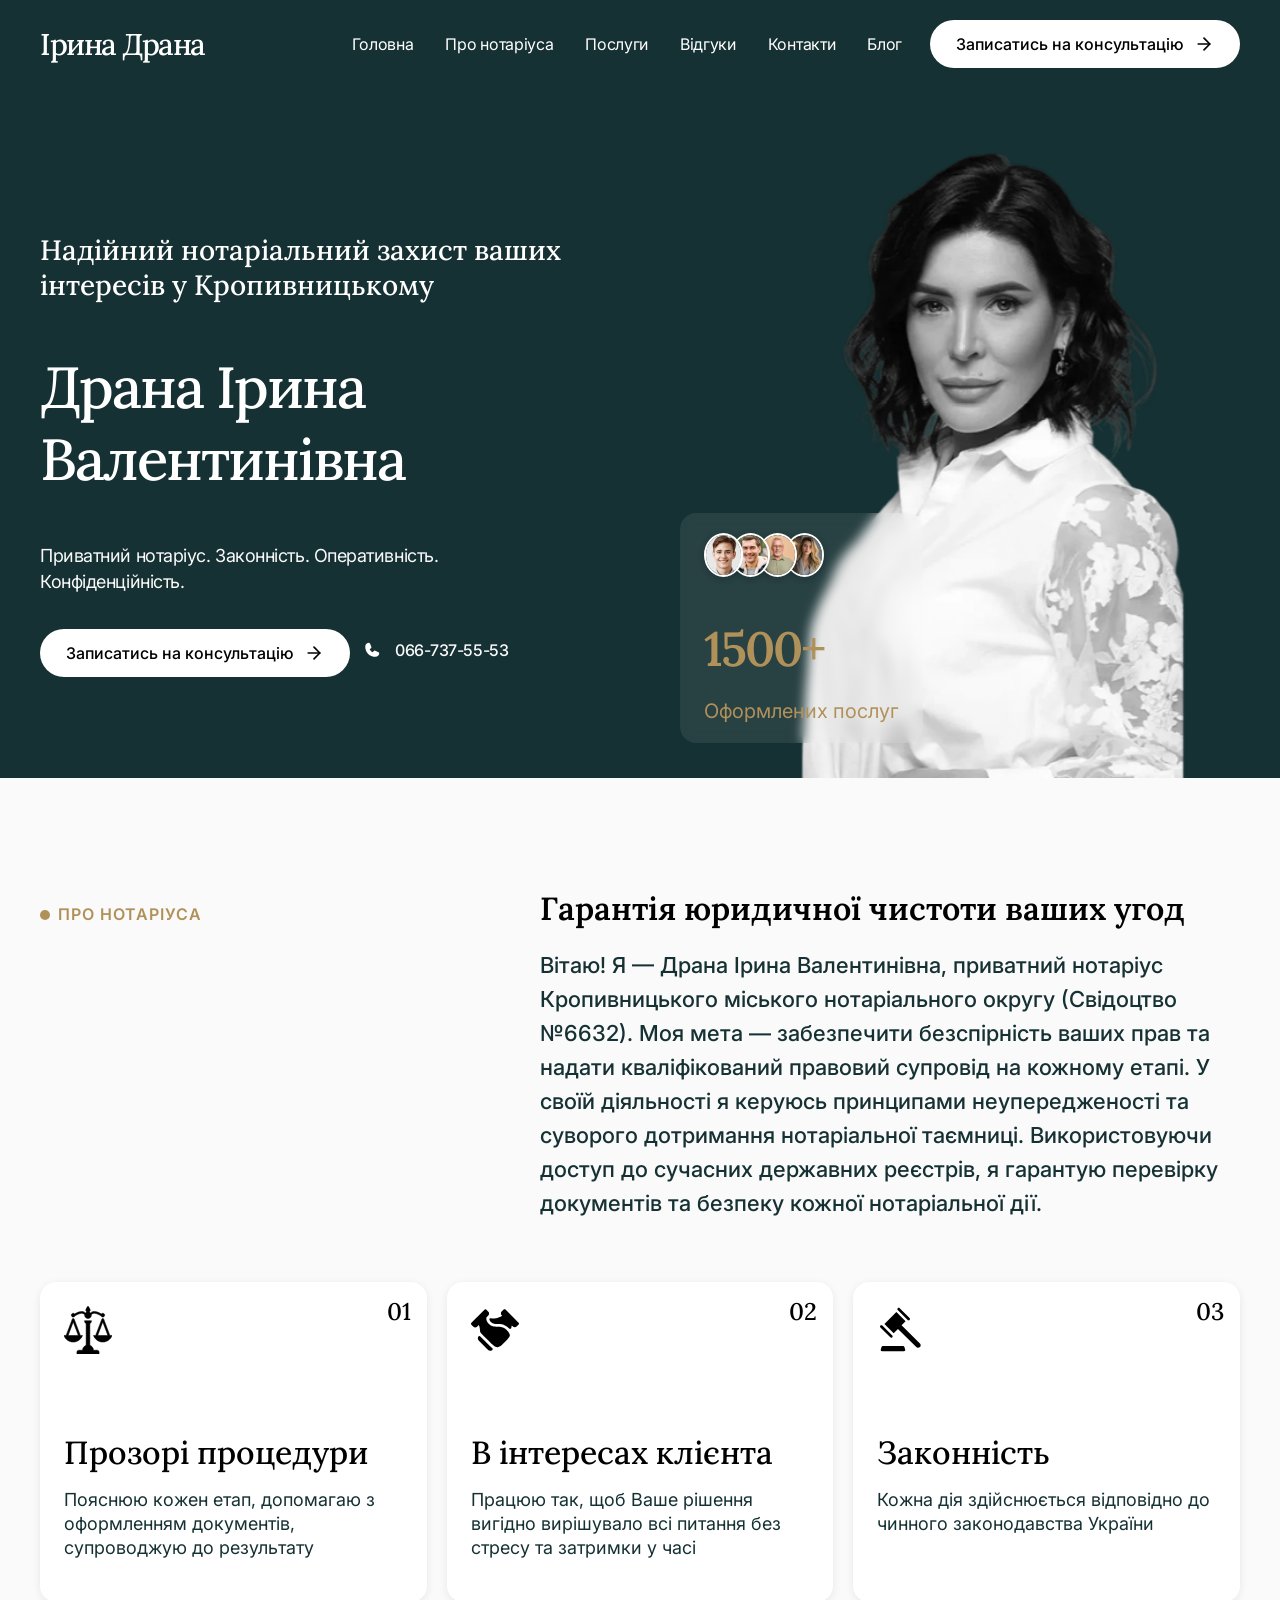
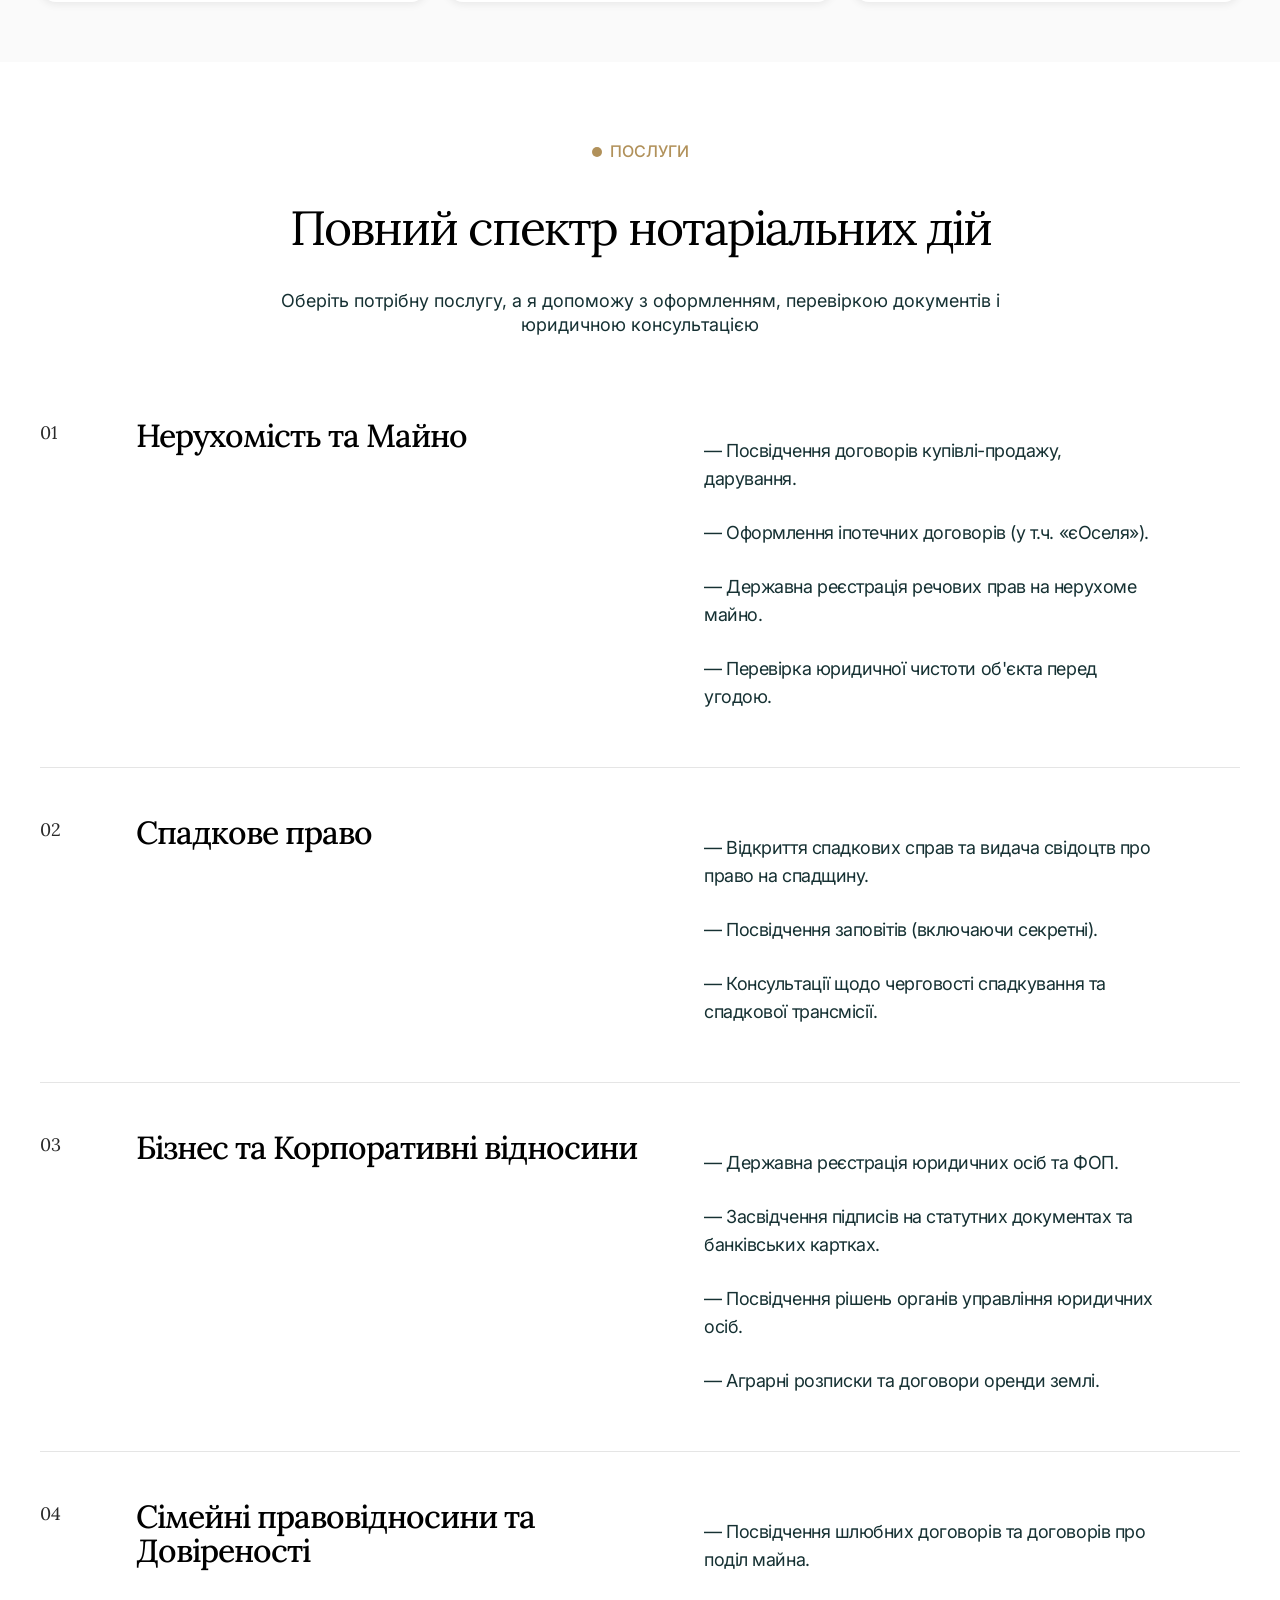
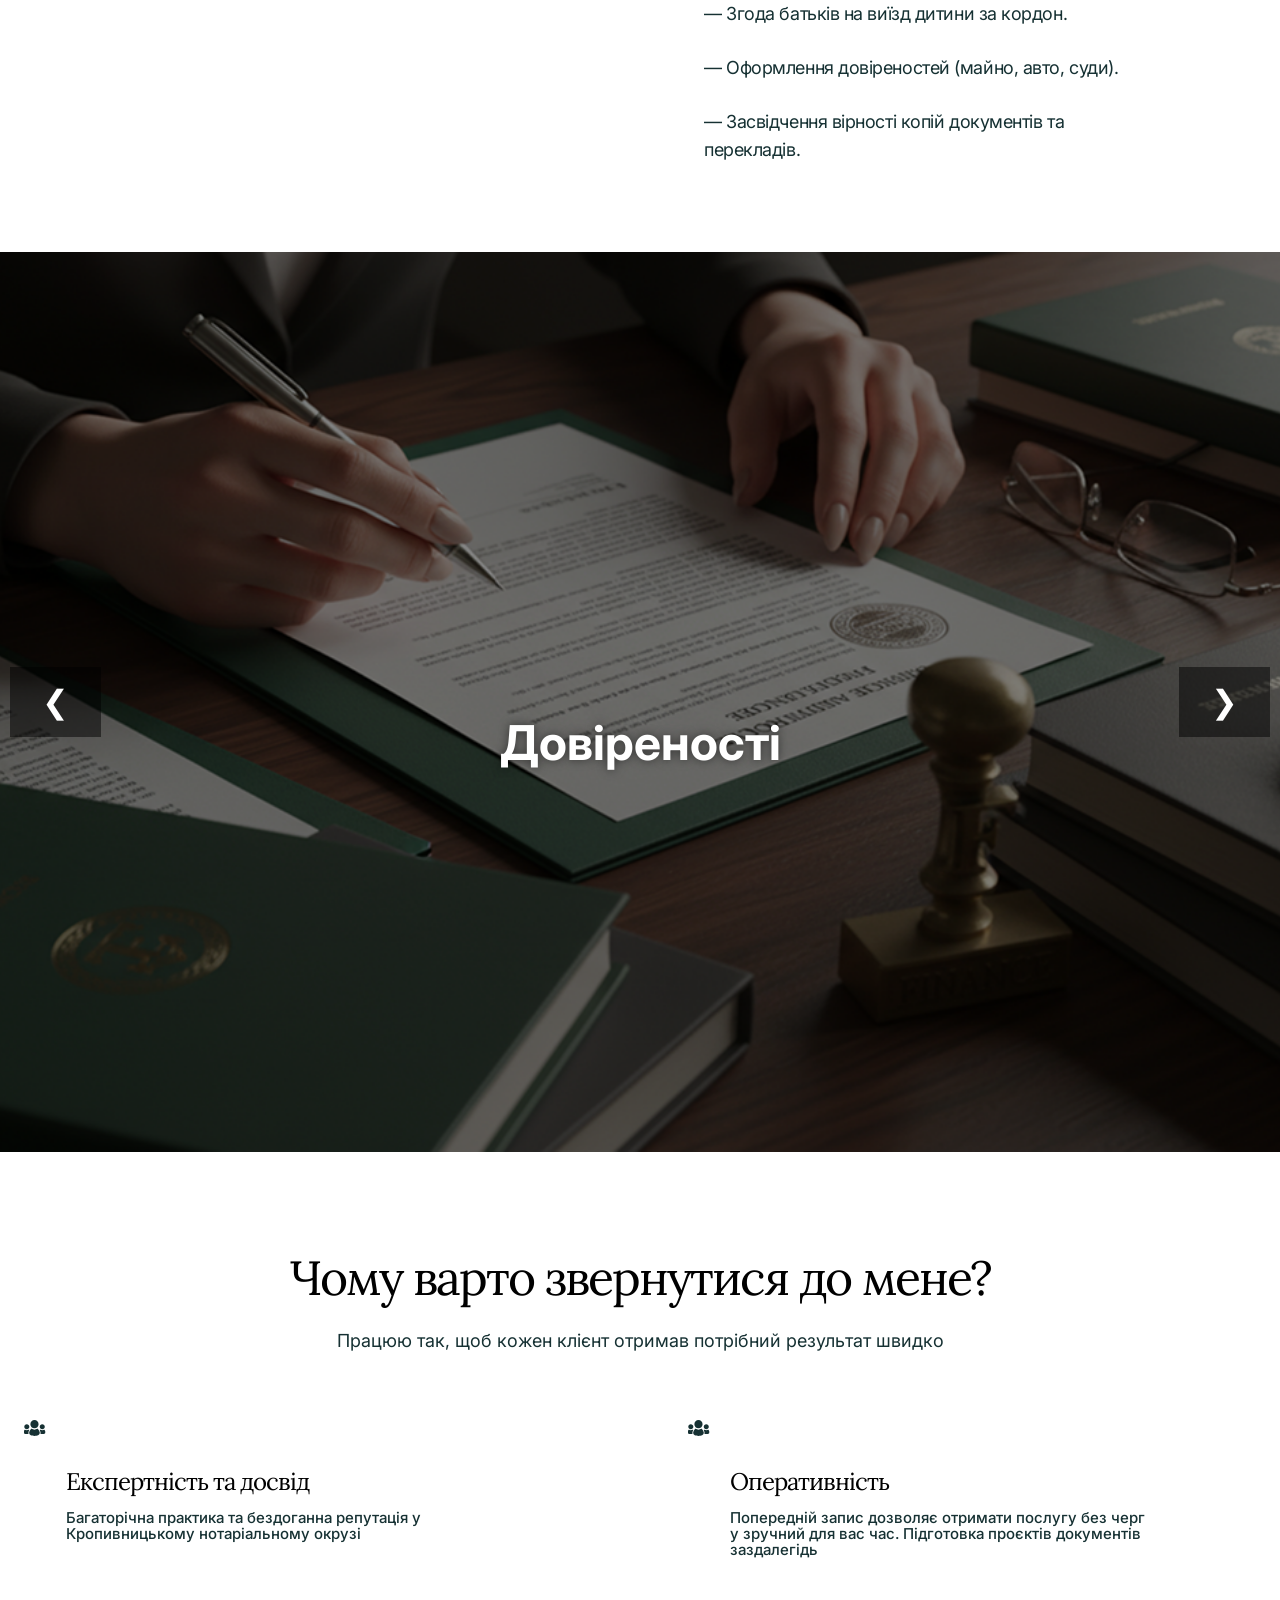
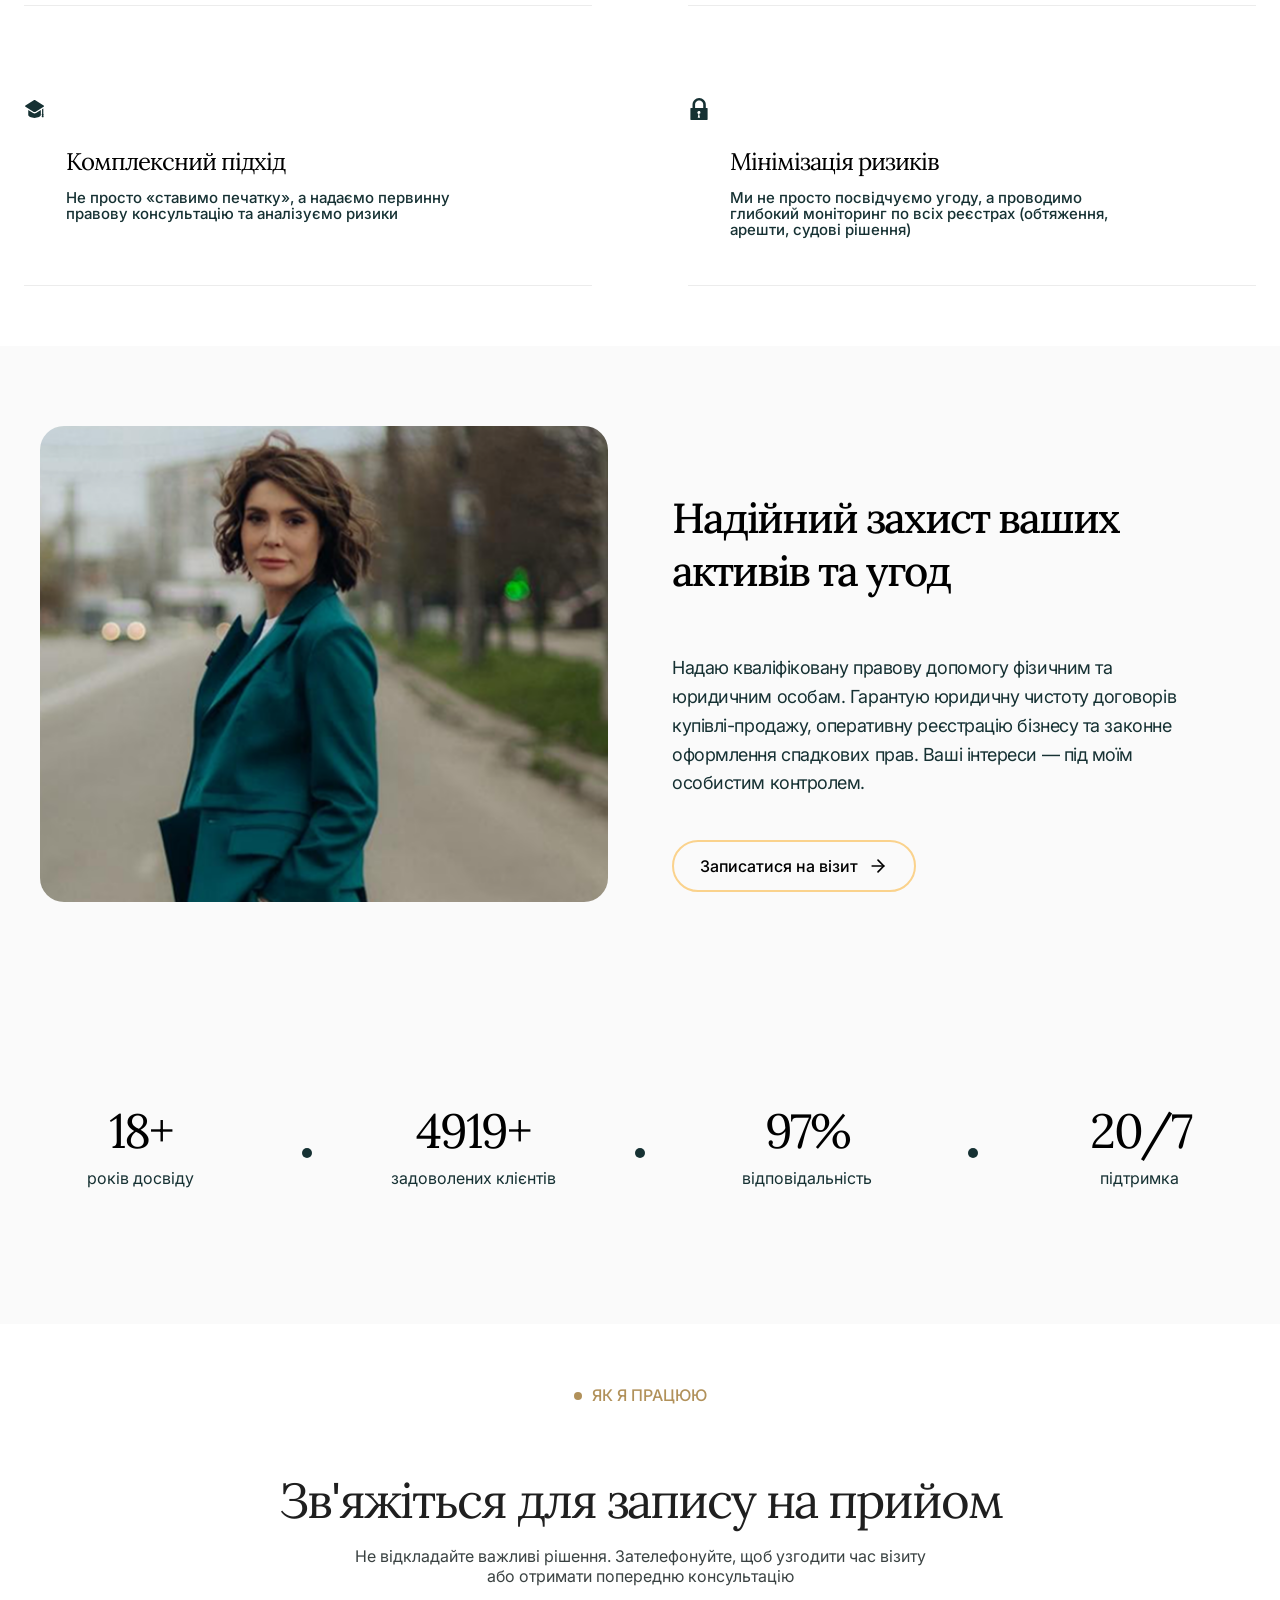
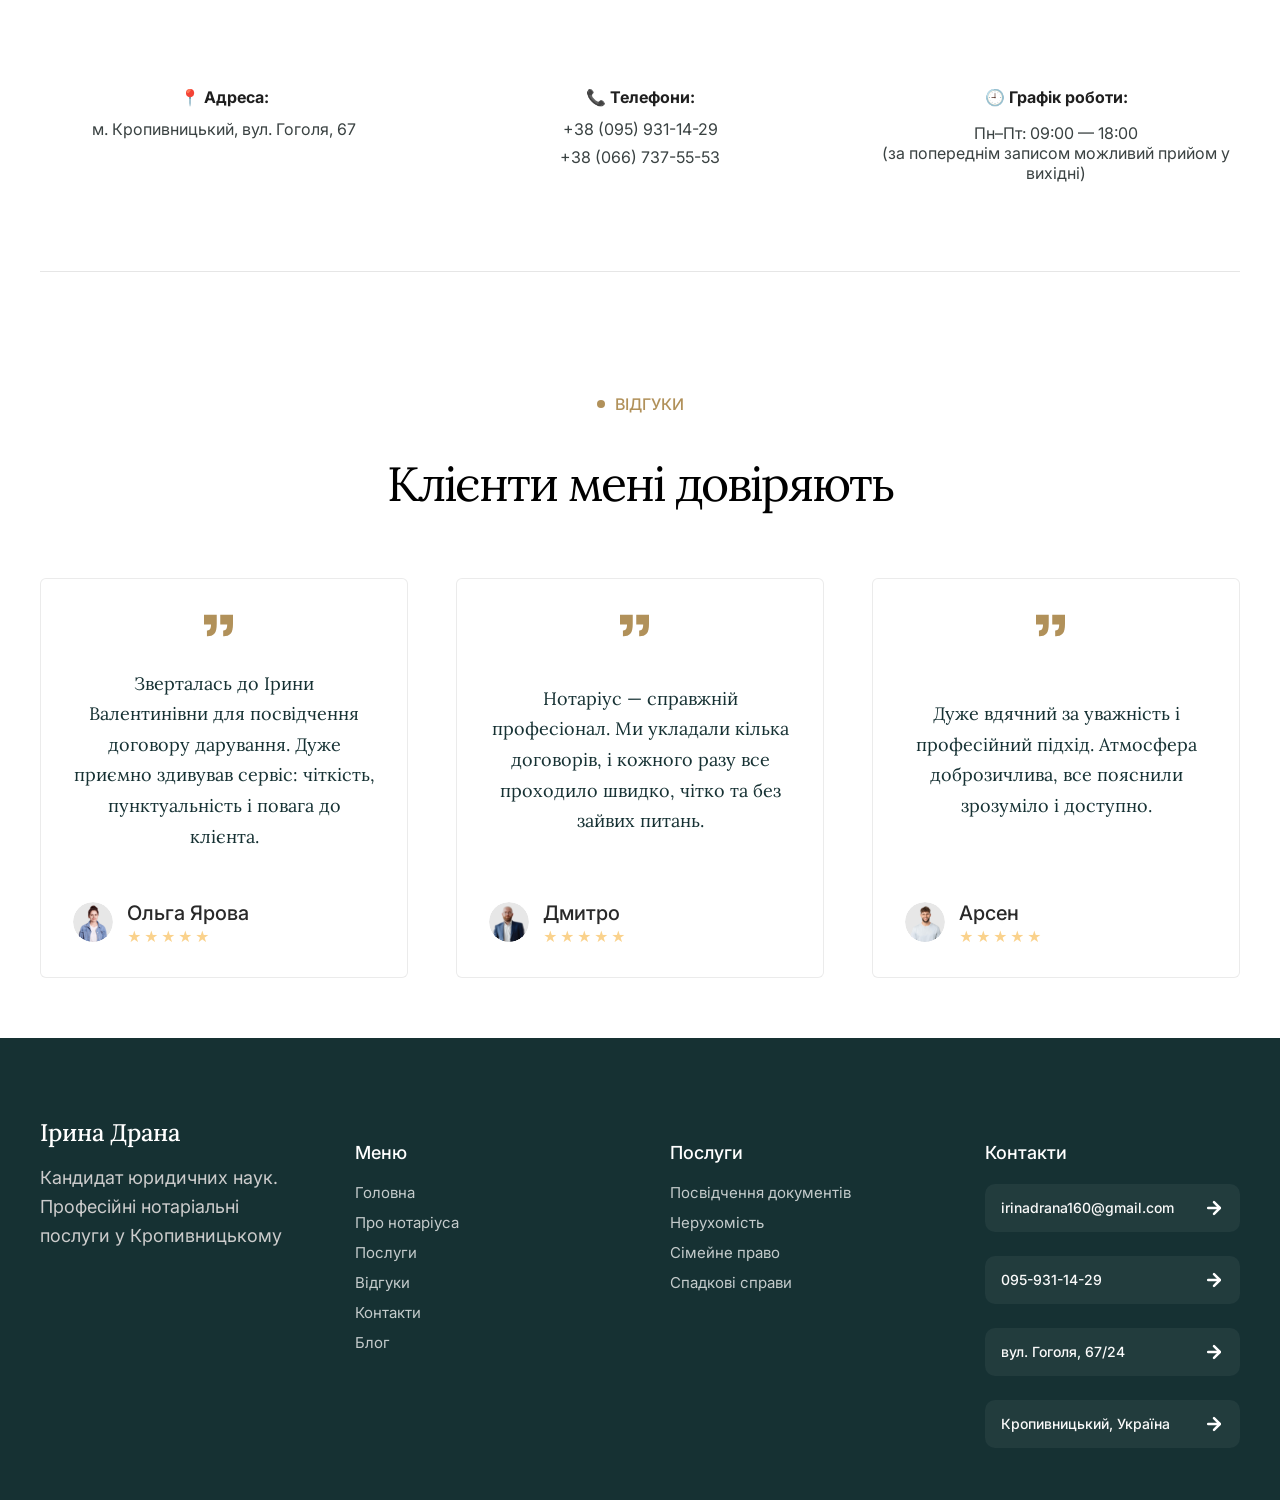
<file: server/index.html>
<!DOCTYPE html>
<html lang="en">
<head>
    <meta charset="UTF-8" />
    <meta name="viewport" content="width=device-width, initial-scale=1.0" />
    <link rel="preconnect" href="https://fonts.googleapis.com">
    <link rel="preconnect" href="https://fonts.gstatic.com" crossorigin>
    <link href="https://fonts.googleapis.com/css2?family=Inter:ital,opsz,wght@0,14..32,100..900;1,14..32,100..900&family=Lora:ital,wght@0,400..700;1,400..700&display=swap" rel="stylesheet">
    <link rel="icon" type="image" sizes="32x32" href="img/favicon.svg">
    <meta name="description" content="Нотаріус у Кропивницькому — консультація нотаріуса, нотаріальні послуги, завірення документів, довіреності, спадщина, нерухомість. ☎ 066-737-55-53">
    <meta name="keywords" content="нотаріус, консультація нотаріуса, услуги нотариуса цены, послуги нотаріуса, нотариус Кропивницкий, нотаріальне завірення документів, нотаріус Кропивницький, нотаріальні послуги Кропивницький, оформлення довіреності Кропивницький, заповіт у нотаріуса Кропивницький, купівля продаж нерухомості нотаріус, завірити копію документа, консультація нотаріуса Кропивницький, нотаріальне оформлення спадщини, нотариус в центре Кропивницкого, консультация нотариуса Кропивницкий">
    <title>Драна Ірина Валентинівна — нотаріус</title>
    <link rel="stylesheet" href="style.css" />
</head>
<body>
<header class="header header-framer">
    <div class="container header__wrap">
        <div class="header__logo">
            <a href="#" id="logo">Ірина Драна</a>
        </div>
        <div class="header__right">
            <nav class="header__nav">
                <a href="#id-header__logo" class="is-active">Головна</a>
                <a href="#about">Про нотаріуса</a>
                <a href="#services">Послуги</a>
                <a href="#testimonials">Відгуки</a>
                <a href="#contacts">Контакти</a>
                <a href="_blog.html">Блог</a>
            </nav>
            <a href="#contacts" class="header__cta header__cta-none">
                Записатись на консультацію
                <span class="cta-arrow">
                    <img src="img/fi_arrow-right.svg" alt="">
                    <img src="img/fi_arrow-right.svg" alt="">
                </span>
            </a>
        </div>
        <button class="burger menu-toggle" aria-label="Menu">
            <span></span>
            <span></span>
            <span></span>
        </button>
    </div>
    <div class="mobile-menu">
        <nav class="mobile-menu__nav">
            <a href="#home">Головна</a>
            <a href="#about">Про нотаріуса</a>
            <a href="#services">Послуги</a>
            <a href="#testimonials__header">Відгуки</a>
            <a href="#contacts">Контакти</a>
            <a href="#blog">Блог</a>
        </nav>
        <a href="#contacts" class="header__cta">
            Записатись на консультацію
            <span class="cta-arrow">
                    <img src="img/fi_arrow-right.svg" alt="">
                    <img src="img/fi_arrow-right.svg" alt="">
                </span>
        </a>
    </div>
</header>

<section class="hero hero-framer">
    <div class="container hero__container">
        <div class="hero__content" id="id-header__logo">
            <h1 class="hero__title">
                Надійний нотаріальний захист ваших інтересів у Кропивницькому
            </h1>
            <h2 class="hero__name">
                Драна Ірина Валентинівна
            </h2>
            <p class="hero__subtitle">
                Приватний нотаріус. Законність. Оперативність. Конфіденційність.
            </p>
            <div class="cta-group">
                <a href="#contacts" class="header__cta btn-primary">
                    Записатись на консультацію
                    <span class="cta-arrow">
                        <img src="img/fi_arrow-right.svg" alt="arrow">
                        <img src="img/fi_arrow-right.svg" alt="arrow">
                    </span>
                </a>
                <a href="tel:+380667375553" class="phone-link btn-secondary">
                    <span class="phone-link__icon">
                        <svg xmlns="http://www.w3.org/2000/svg" viewBox="0 0 256 256" aria-hidden="true">
                            <path d="M231.88,175.08A56.26,56.26,0,0,1,176,224C96.6,224,32,159.4,32,80A56.26,56.26,0,0,1,80.92,24.12a16,16,0,0,1,16.62,9.52l21.12,47.15a16,16,0,0,1-1.27,15.2L96,121.45c7.49,15.22,23.41,31,38.83,38.51l24.34-20.71a16,16,0,0,1,15.17-1.4l47.11,21.11a16,16,0,0,1,9.43,16.12Z"/>
                        </svg>
                    </span>
                    <span class="phone-link__text">066-737-55-53</span>
                </a>
            </div>
        </div>
        <div class="hero__visual">
            <img src="img/portrait-1.png" alt="Нотаріус" class="hero__image">
            <div class="hero__stat">
                <div class="hero__stat-img">
                    <div class="stat-img-item"><img src="img/client-foto-1.svg" alt="client"></div>
                    <div class="stat-img-item"><img src="img/client-foto-2.svg" alt="client"></div>
                    <div class="stat-img-item"><img src="img/client-foto-3.svg" alt="client"></div>
                    <div class="stat-img-item"><img src="img/client-foto-4.svg" alt="client"></div>
                </div>
                <span class="hero__stat-number">1500+</span>
                <span class="hero__stat-text">Оформлених послуг</span>
            </div>
        </div>
    </div>
</section>


    <section class="about-notary" data-visible="false" id="about">
        <div class="container about-notary__top">
            <div class="section-tag">
                <span class="dot"></span>
                <p>Про нотаріуса</p>
            </div>
            <div class="about-notary__header">
                <h5>Гарантія юридичної чистоти ваших угод</h5>
                <p>
                    Вітаю! Я — Драна Ірина Валентинівна, приватний нотаріус Кропивницького міського нотаріального округу (Свідоцтво №6632).
                    Моя мета — забезпечити безспірність ваших прав та надати кваліфікований правовий супровід на кожному етапі.
                    У своїй діяльності я керуюсь принципами неупередженості та суворого дотримання нотаріальної таємниці.
                    Використовуючи доступ до сучасних державних реєстрів, я гарантую перевірку документів та безпеку кожної нотаріальної дії.
                </p>
            </div>
        </div>
        <div class="container about-notary__grid">
            <div class="grid-item" data-visible="false">
                <div class="icon"><img src="img/Icon-1.svg" alt="icon"></div>
                <span class="number">01</span>
                <h6>Прозорі процедури</h6>
                <p>Пояснюю кожен етап, допомагаю з оформленням документів, супроводжую до результату</p>
            </div>

            <div class="grid-item" data-visible="false">
                <div class="icon"><img src="img/Icon-2.svg" alt="icon"></div>
                <span class="number">02</span>
                <h6>В інтересах клієнта</h6>
                <p>Працюю так, щоб Ваше рішення вигідно вирішувало всі питання без стресу та затримки у часі</p>
            </div>

            <div class="grid-item" data-visible="false">
                <div class="icon"><img src="img/Icon-3.svg" alt="icon"></div>
                <span class="number">03</span>
                <h6>Законність</h6>
                <p>Кожна дія здійснюється відповідно до чинного законодавства України</p>
            </div>
        </div>
    </section>

    <section class="services" id="services">
        <div class="container">
            <div class="services__header">
                <div class="services__tag">
                    <span class="services__tag-dot"></span>
                    <span class="services__tag-text">Послуги</span>
                </div>
                <h2 class="services__title">
                    Повний спектр нотаріальних дій
                </h2>
                <p class="services__subtitle">
                    Оберіть потрібну послугу, а я допоможу з оформленням,
                    перевіркою документів і юридичною консультацією
                </p>
            </div>
            <div class="services__list">
                <div class="services__item services__item--animated">
                    <div class="services__number">01</div>
                    <h5 class="services__item-title">
                        Нерухомість та Майно
                    </h5>
                    <div class="services__description">
                        <p>— Посвідчення договорів купівлі-продажу, дарування.</p>
                        <p>— Оформлення іпотечних договорів (у т.ч. «єОселя»).</p>
                        <p>— Державна реєстрація речових прав на нерухоме майно.</p>
                        <p>— Перевірка юридичної чистоти об'єкта перед угодою.</p>
                    </div>
                </div>
                <div class="services__divider"></div>
                <div class="services__item services__item--animated">
                    <div class="services__number">02</div>
                    <h5 class="services__item-title">
                        Спадкове право
                    </h5>
                    <div class="services__description">
                        <p>— Відкриття спадкових справ та видача свідоцтв про право на спадщину.</p>
                        <p>— Посвідчення заповітів (включаючи секретні).</p>
                        <p>— Консультації щодо черговості спадкування та спадкової трансмісії.</p>
                    </div>
                </div>
                <div class="services__divider"></div>
                <div class="services__item services__item--animated">
                    <div class="services__number">03</div>

                    <h5 class="services__item-title">
                        Бізнес та Корпоративні відносини
                    </h5>
                    <div class="services__description">
                        <p>— Державна реєстрація юридичних осіб та ФОП.</p>
                        <p>— Засвідчення підписів на статутних документах та банківських картках.</p>
                        <p>— Посвідчення рішень органів управління юридичних осіб.</p>
                        <p>— Аграрні розписки та договори оренди землі.</p>
                    </div>
                </div>
                <div class="services__divider"></div>
                <div class="services__item services__item--animated">
                    <div class="services__number">04</div>
                    <h5 class="services__item-title">
                        Сімейні правовідносини та Довіреності
                    </h5>
                    <div class="services__description">
                        <p>— Посвідчення шлюбних договорів та договорів про поділ майна.</p>
                        <p>— Згода батьків на виїзд дитини за кордон.</p>
                        <p>— Оформлення довіреностей (майно, авто, суди).</p>
                        <p>— Засвідчення вірності копій документів та перекладів.</p>
                    </div>
                </div>
            </div>
        </div>
    </section>

    <div class="slider-container">
        <ul class="slider">
            <li><a href="#"><img src="img/slider-img-1.png" alt="slider"><h2>Довіреності</h2></a></li>
            <li><a href="#"><img src="img/slider-img-2.png" alt="slider"><h2>Договори</h2></a></li>
            <li><a href="#"><img src="img/slider-img-3.png" alt="slider"><h2>Держреєстрація</h2></a></li>
            <li><a href="#"><img src="img/slider-img-4.png" alt="slider"><h2>Спадщина</h2></a></li>
            <li><a href="#"><img src="img/slider-img-5.png" alt="slider"><h2>Посвідчення заяв, підписів,документів, перекладів</h2></a></li>
            <li><a href="#"><img src="img/slider-img-6.png" alt="slider"><h2>Витяги</h2></a></li>
        </ul>
        <button class="prev">&#10094;</button>
        <button class="next">&#10095;</button>
    </div>


    <section class="why">
        <div class="why__container">

            <div class="why__heading">
                <h2 class="why__title">
                    Чому варто звернутися до мене?
                </h2>
                <p class="why__subtitle">
                    Працюю так, щоб кожен клієнт отримав потрібний результат швидко
                </p>
            </div>
            <div class="why__grid">
                <div class="why__item">
                    <img src="img/icon-experience.svg" alt="icon" class="why__icon">
                    <div class="why__content">
                        <h6 class="why__item-title">Експертність та досвід</h6>
                        <p class="why__text">
                            Багаторічна практика та бездоганна репутація у Кропивницькому нотаріальному окрузі
                        </p>
                    </div>
                </div>
                <div class="why__item">
                    <img src="img/icon-experience.svg" alt="icon" class="why__icon">
                    <div class="why__content">
                        <h6 class="why__item-title">Оперативність</h6>
                        <p class="why__text">
                            Попередній запис дозволяє отримати послугу без черг у зручний для вас час.
                            Підготовка проєктів документів заздалегідь
                        </p>
                    </div>
                </div>
                <div class="why__item">
                    <img src="img/icon-approach.svg" alt="icon" class="why__icon">
                    <div class="why__content">
                        <h6 class="why__item-title">Комплексний підхід</h6>
                        <p class="why__text">
                            Не просто «ставимо печатку», а надаємо первинну правову консультацію
                            та аналізуємо ризики
                        </p>
                    </div>
                </div>
                <div class="why__item">
                    <img src="img/icon-risk.svg" alt="icon" class="why__icon">
                    <div class="why__content">
                        <h6 class="why__item-title">Мінімізація ризиків</h6>
                        <p class="why__text">
                            Ми не просто посвідчуємо угоду, а проводимо глибокий моніторинг по всіх реєстрах
                            (обтяження, арешти, судові рішення)
                        </p>
                    </div>
                </div>
            </div>
        </div>
    </section>

    <div class=" background-block">
        <section class="grid-2x">
            <div class="grid-2x__image">
                <img src="img/portrait.png" alt="portrait" loading="lazy"/>
            </div>
            <div class="grid-2x__content">
                <h4 class="grid-2x__title">
                    Надійний захист ваших активів та угод
                </h4>
                <p class="grid-2x__text">
                    Надаю кваліфіковану правову допомогу фізичним та юридичним особам.
                    Гарантую юридичну чистоту договорів купівлі-продажу, оперативну
                    реєстрацію бізнесу та законне оформлення спадкових прав.
                    Ваші інтереси — під моїм особистим контролем.
                </p>
                <div>
                    <a href="#contacts" class="header__cta border-bt">
                        Записатися на візит
                        <span class="cta-arrow">
                    <img src="img/fi_arrow-right.svg" alt="arrow">
                    <img src="img/fi_arrow-right.svg" alt="arrow">
                 </span>
                    </a>
                </div>
            </div>
        </section>

        <section class="stats">
            <div class="stats__wrapper">

                <div class="stats__item" data-from="15" data-to="20" data-suffix="+">
                    <div class="stats__number">20+</div>
                    <p class="stats__label">років досвіду</p>
                </div>

                <span class="stats__dot"></span>

                <div class="stats__item" data-from="4700" data-to="5000" data-suffix="+">
                    <div class="stats__number">5000+</div>
                    <p class="stats__label">задоволених клієнтів</p>
                </div>

                <span class="stats__dot"></span>

                <div class="stats__item" data-from="90" data-to="100" data-suffix="%">
                    <div class="stats__number">100%</div>
                    <p class="stats__label">відповідальність</p>
                </div>

                <span class="stats__dot"></span>

                <div class="stats__item" data-from="12" data-to="24" data-suffix="/7">
                    <div class="stats__number">24/7</div>
                    <p class="stats__label">підтримка</p>
                </div>

            </div>
        </section>

        <section class="contact">
            <div class="contact__container">
                <div class="contact__header" id="contacts">
                    <div class="contact__tag">
                        <span class="contact__dot"></span>
                        <span class="contact__tag-text">Як я працюю</span>
                    </div>
                    <h2 class="contact__title">Зв'яжіться для запису на прийом</h2>
                    <p class="contact__subtitle">
                        Не відкладайте важливі рішення. Зателефонуйте, щоб узгодити час візиту або отримати попередню консультацію
                    </p>
                </div>
                <div class="contact__steps">
                    <div class="contact__item" data-copy="м. Кропивницький, вул. Гоголя, 67/24, кв. 17">
                        <h6>📍 Адреса:</h6>

                        <a
                                class="contact__value"
                                href="https://www.google.com/maps/search/?api=1&query=м.+Кропивницький,+вул.+Гоголя,+67/24"
                                target="_blank"
                        >
                            м. Кропивницький, вул. Гоголя, 67
                        </a>

                    </div>

                    <div class="contact__item" data-copy="+380959311429, +380667375553">
                        <h6>📞 Телефони:</h6>

                        <div class="contact__phones">
                            <a href="tel:+380959311429">+38 (095) 931-14-29</a>
                            <a href="tel:+380667375553">+38 (066) 737-55-53</a>
                        </div>
                    </div>

                    <div class="contact__item">
                        <h6>🕘 Графік роботи:</h6>
                        <p class="contact__value">
                            Пн–Пт: 09:00 — 18:00<br>
                            <span>(за попереднім записом можливий прийом у вихідні)</span>
                        </p>
                    </div>

                </div>
                <div class="contact__line"></div>
            </div>
        </section>

        <section class="testimonials" id="testimonials">
            <div class="testimonials__container">

                <!-- Section header -->
                <div class="testimonials__header" id="testimonials__header">
                    <div class="contact__tag">
                        <span class="contact__dot"></span>
                        <span class="contact__tag-text">Відгуки</span>
                    </div>

                    <h2 class="testimonials__title">Клієнти мені довіряють</h2>
                </div>

                <!-- Testimonials grid -->
                <div class="testimonials__grid">

                    <article class="testimonial">
                        <div class="testimonial__icon">
                           <img src="img/testimonial__icon-img.svg">
                        </div>
                        <p class="testimonial__text">
                            Зверталась до Ірини Валентинівни для посвідчення договору дарування.
                            Дуже приємно здивував сервіс: чіткість, пунктуальність і повага до клієнта.
                        </p>

                        <div class="testimonial__user">
                            <img src="img/user-1.svg" alt="Ольга Ярова">
                            <div class="testimonial__meta">
                                <span class="testimonial__name">Ольга Ярова</span>
                                <div class="testimonial__stars">★★★★★</div>
                            </div>
                        </div>
                    </article>

                    <article class="testimonial">
                        <div class="testimonial__icon">
                            <img src="img/testimonial__icon-img.svg">
                        </div>
                        <p class="testimonial__text">
                            Нотаріус — справжній професіонал. Ми укладали кілька договорів,
                            і кожного разу все проходило швидко, чітко та без зайвих питань.
                        </p>

                        <div class="testimonial__user">
                            <img src="img/user-2.svg" alt="Дмитро Мілецький">
                            <div class="testimonial__meta">
                                <span class="testimonial__name">Дмитро</span>
                                <div class="testimonial__stars">★★★★★</div>
                            </div>
                        </div>
                    </article>

                    <article class="testimonial">
                        <div class="testimonial__icon">
                            <img src="img/testimonial__icon-img.svg">
                        </div>
                        <p class="testimonial__text">
                            Дуже вдячний за уважність і професійний підхід.
                            Атмосфера доброзичлива, все пояснили зрозуміло і доступно.
                        </p>

                        <div class="testimonial__user">
                            <img src="img/user-3.svg" alt="Арсен">
                            <div class="testimonial__meta">
                                <span class="testimonial__name">Арсен</span>
                                <div class="testimonial__stars">★★★★★</div>
                            </div>
                        </div>
                    </article>

                </div>
            </div>
        </section>

        <footer class="footer">
            <div class="footer__container">

                <div class="footer__grid">

                    <div class="footer__brand">
                        <a href="/" class="footer__logo">Ірина Драна</a>
                        <p class="footer__description">
                            Кандидат юридичних наук.<br> Професійні нотаріальні послуги у Кропивницькому
                        </p>
                    </div>

                    <div class="footer__column">
                        <h4>Меню</h4>
                        <a href="#id-header__logo"><span>Головна</span></a>
                        <a href="#about"><span>Про нотаріуса</span></a>
                        <a href="#services"><span>Послуги</span></a>
                        <a href="#testimonials"><span>Відгуки</span></a>
                        <a href="#contacts"><span>Контакти</span></a>
                        <a href="#blog"><span>Блог</span></a>
                    </div>

                    <div class="footer__column">
                        <h4>Послуги</h4>
                        <a href="#services"><span>Посвідчення документів</span></a>
                        <a href="#services"><span>Нерухомість</span></a>
                        <a href="#services"><span>Сімейне право</span></a>
                        <a href="#services"><span>Спадкові справи</span></a>
                    </div>

                    <div class="footer__column footer__contacts">
                        <h4>Контакти</h4>

                            <a href="mailto:irinadrana160@gmail.com" target="_blank" rel="noopener" class="footer__contact header__cta">
                                irinadrana160@gmail.com
                                <span class="cta-arrow">
                    <img src="img/white_arrow-right.svg" alt="arrow">
                    <img src="img/white_arrow-right.svg" alt="arrow">
                 </span>
                            </a>
                        <a href="tel:+380959311429" target="_blank" rel="noopener" class="footer__contact header__cta">
                            095-931-14-29
                            <span class="cta-arrow">
                    <img src="img/white_arrow-right.svg" alt="arrow">
                    <img src="img/white_arrow-right.svg" alt="arrow">
                 </span>
                        </a>
                        <a href="https://maps.app.goo.gl/dLkowrKzkR6wHv8m7" target="_blank" rel="noopener" class="footer__contact header__cta">
                            вул. Гоголя, 67/24
                            <span class="cta-arrow">
                    <img src="img/white_arrow-right.svg" alt="arrow">
                    <img src="img/white_arrow-right.svg" alt="arrow">
                 </span>
                        </a>
                        <a href="https://maps.app.goo.gl/dLkowrKzkR6wHv8m7" target="_blank" rel="noopener" class="footer__contact header__cta">
                            Кропивницький, Україна
                            <span class="cta-arrow">
                    <img src="img/white_arrow-right.svg" alt="arrow">
                    <img src="img/white_arrow-right.svg" alt="arrow">
                 </span>
                        </a>
                    </div>
                </div>
            </div>
        </footer>
    </div>

    <script src="script.js"></script>
</body>
</html>
</file>
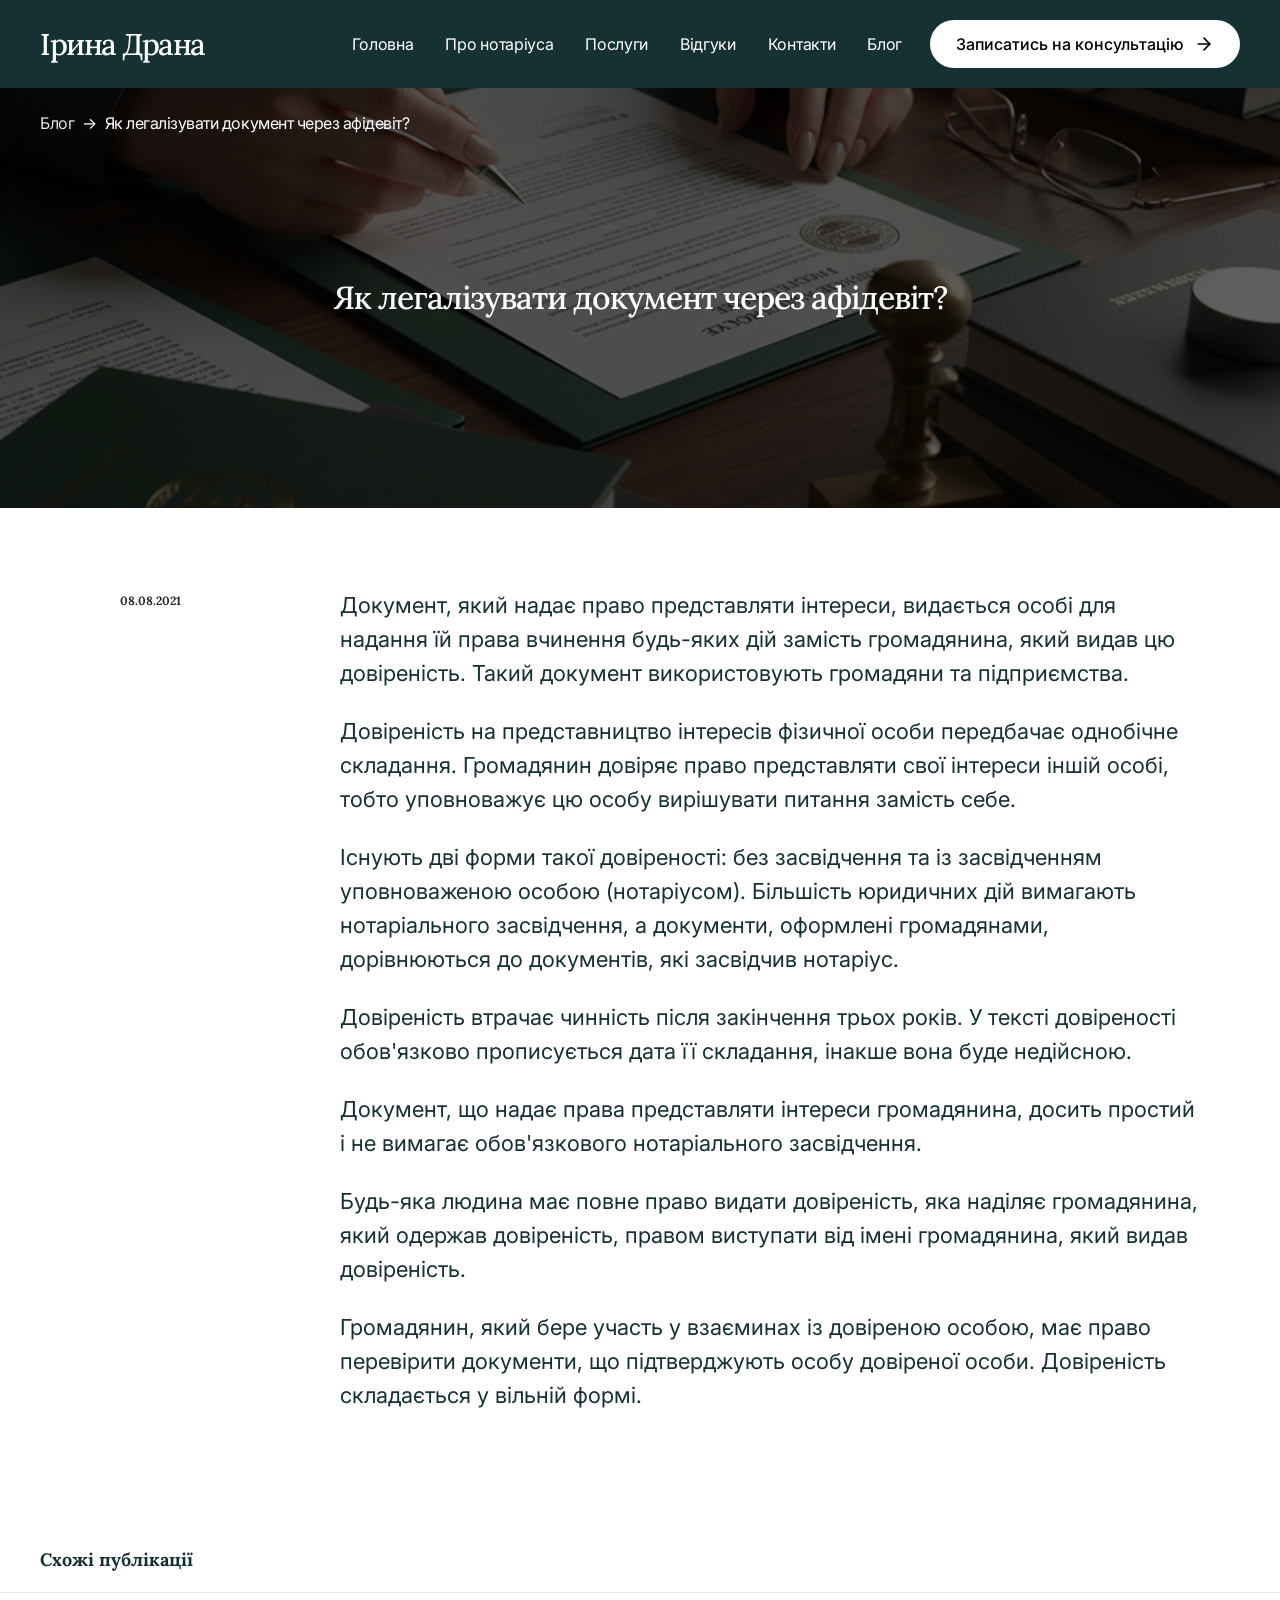
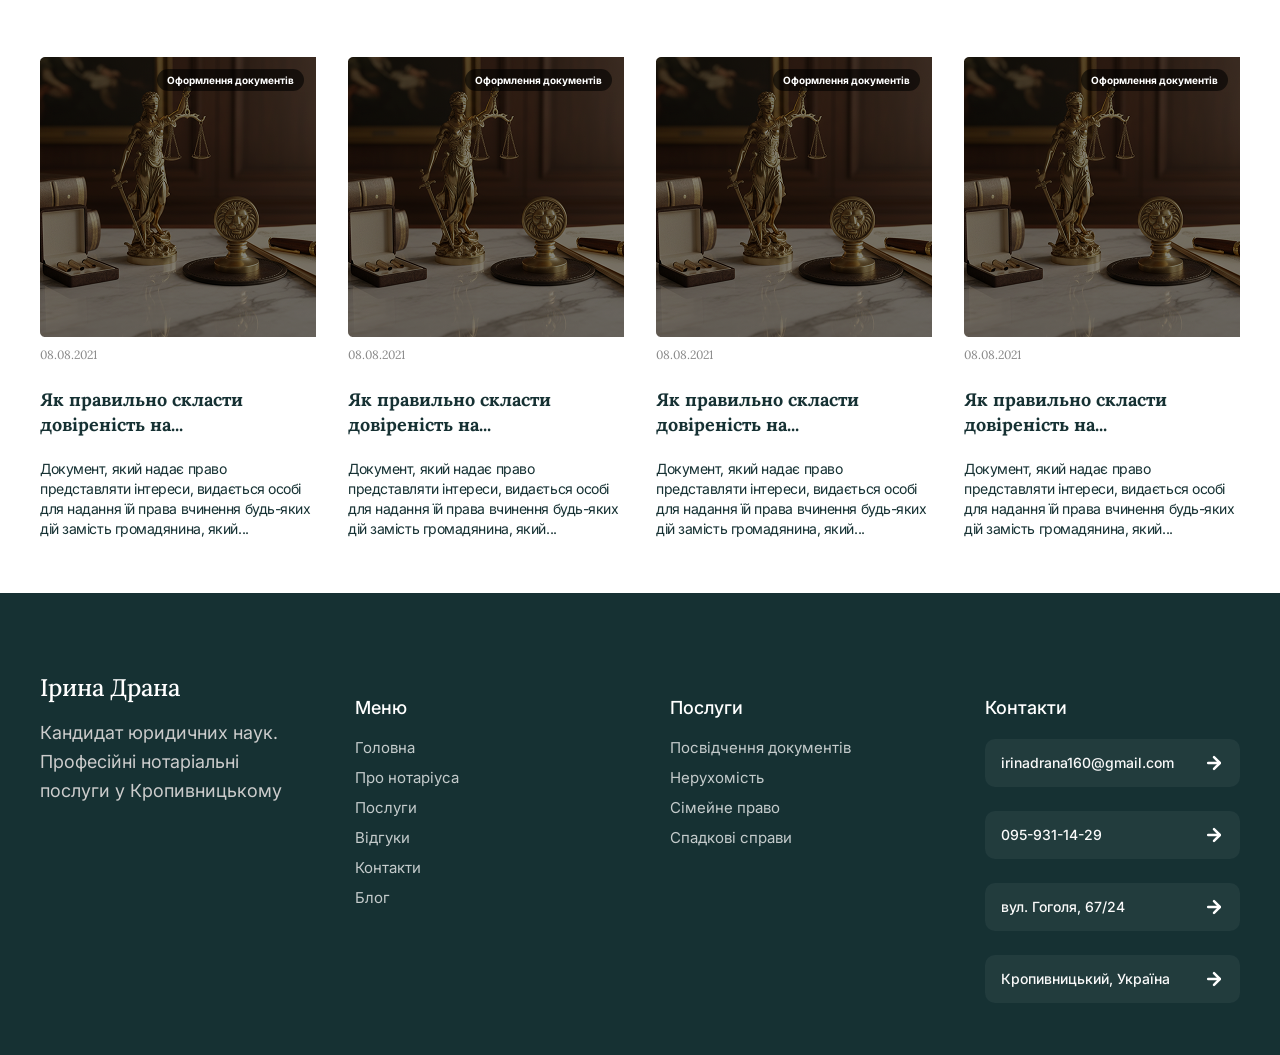
<file: server/_article.html>
<!DOCTYPE html>
<html lang="en">
<head>
    <meta charset="UTF-8" />
    <meta name="viewport" content="width=device-width, initial-scale=1.0" />
    <link rel="preconnect" href="https://fonts.googleapis.com">
    <link rel="preconnect" href="https://fonts.gstatic.com" crossorigin>
    <link href="https://fonts.googleapis.com/css2?family=Inter:ital,opsz,wght@0,14..32,100..900;1,14..32,100..900&family=Lora:ital,wght@0,400..700;1,400..700&display=swap" rel="stylesheet">
    <title>Драна Ірина Валентинівна — нотаріус</title>
    <link rel="stylesheet" href="style.css" />
</head>
<body>
<header class="header">
    <div class="container header__wrap">
        <div class="header__logo">
            <a href="#" id="logo">Ірина Драна</a>
        </div>
        <div class="header__right">
            <nav class="header__nav">
                <a href="#id-header__logo" class="is-active">Головна</a>
                <a href="#about">Про нотаріуса</a>
                <a href="#services">Послуги</a>
                <a href="#testimonials">Відгуки</a>
                <a href="#contacts">Контакти</a>
                <a href="#blog">Блог</a>
            </nav>
            <a href="#contacts" class="header__cta">
                Записатись на консультацію
                <span class="cta-arrow">
                    <img src="img/fi_arrow-right.svg" alt="">
                    <img src="img/fi_arrow-right.svg" alt="">
                </span>
            </a>
        </div>
        <button class="burger" aria-label="Menu">
            <span></span>
            <span></span>
            <span></span>
        </button>
    </div>
    <div class="mobile-menu">
        <nav class="mobile-menu__nav">
            <a href="#home">Головна</a>
            <a href="#about">Про нотаріуса</a>
            <a href="#services">Послуги</a>
            <a href="#reviews">Відгуки</a>
            <a href="#contacts">Контакти</a>
            <a href="#blog">Блог</a>
        </nav>
    </div>
</header>


<section class="article-hero">
    <div class="article-hero__image">
        <img src="img/slider-img-1.png" alt="Як легалізувати документ через афідевіт?">

        <nav class="article-hero__breadcrumbs">
            <a href="/blog">Блог</a>
            <span>→</span>
            <span>Як легалізувати документ через афідевіт?</span>
        </nav>

        <h1 class="article-hero__title">
            Як легалізувати документ через афідевіт?
        </h1>
    </div>
</section>


<section class="article-content">
    <div class="article-content__inner">
        <div class="article-content__date">
            08.08.2021
        </div>

        <div class="article-content__text">
            <p>
                Документ, який надає право представляти інтереси, видається особі для надання їй права вчинення будь-яких дій замість громадянина, який видав цю довіреність. Такий документ використовують громадяни та підприємства.
            </p>

            <p>
                Довіреність на представництво інтересів фізичної особи передбачає однобічне складання. Громадянин довіряє право представляти свої інтереси іншій особі, тобто уповноважує цю особу вирішувати питання замість себе.
            </p>

            <p>
                Існують дві форми такої довіреності: без засвідчення та із засвідченням уповноваженою особою (нотаріусом). Більшість юридичних дій вимагають нотаріального засвідчення, а документи, оформлені громадянами, дорівнюються до документів, які засвідчив нотаріус.
            </p>

            <p>
                Довіреність втрачає чинність після закінчення трьох років. У тексті довіреності обов'язково прописується дата її складання, інакше вона буде недійсною.
            </p>

            <p>
                Документ, що надає права представляти інтереси громадянина, досить простий і не вимагає обов'язкового нотаріального засвідчення.
            </p>

            <p>
                Будь-яка людина має повне право видати довіреність, яка наділяє громадянина, який одержав довіреність, правом виступати від імені громадянина, який видав довіреність.
            </p>

            <p>
                Громадянин, який бере участь у взаєминах із довіреною особою, має право перевірити документи, що підтверджують особу довіреної особи. Довіреність складається у вільній формі.
            </p>
        </div>
    </div>
</section>


<section class="popular-topics">
    <div class="popular-topics__container">

        <h2 class="popular-topics__title title-article-block">Схожі публікації</h2>
    </div>
</section>

<section class="blog-cards">
    <div class="blog-cards__container">

        <article class="blog-card">
            <div class="blog-card__image">
                <img src="img/blog-Image-1.png" alt="Як правильно скласти довіреність">
                <span class="blog-card__label">Оформлення документів</span>
            </div>

            <div class="blog-card__content">
                <span class="blog-card__date">08.08.2021</span>
                <h3 class="blog-card__title">
                    Як правильно скласти довіреність на...
                </h3>
                <p class="blog-card__text">
                    Документ, який надає право представляти інтереси, видається особі
                    для надання їй права вчинення будь-яких дій замість громадянина, який...
                </p>
            </div>
        </article>

        <article class="blog-card">
            <div class="blog-card__image">
                <img src="img/blog-Image-1.png" alt="Як правильно скласти довіреність">
                <span class="blog-card__label">Оформлення документів</span>
            </div>

            <div class="blog-card__content">
                <span class="blog-card__date">08.08.2021</span>
                <h3 class="blog-card__title">
                    Як правильно скласти довіреність на...
                </h3>
                <p class="blog-card__text">
                    Документ, який надає право представляти інтереси, видається особі
                    для надання їй права вчинення будь-яких дій замість громадянина, який...
                </p>
            </div>
        </article>

        <article class="blog-card">
            <div class="blog-card__image">
                <img src="img/blog-Image-1.png" alt="Як правильно скласти довіреність">
                <span class="blog-card__label">Оформлення документів</span>
            </div>

            <div class="blog-card__content">
                <span class="blog-card__date">08.08.2021</span>
                <h3 class="blog-card__title">
                    Як правильно скласти довіреність на...
                </h3>
                <p class="blog-card__text">
                    Документ, який надає право представляти інтереси, видається особі
                    для надання їй права вчинення будь-яких дій замість громадянина, який...
                </p>
            </div>
        </article>

        <article class="blog-card">
            <div class="blog-card__image">
                <img src="img/blog-Image-1.png" alt="Як правильно скласти довіреність">
                <span class="blog-card__label">Оформлення документів</span>
            </div>

            <div class="blog-card__content">
                <span class="blog-card__date">08.08.2021</span>
                <h3 class="blog-card__title">
                    Як правильно скласти довіреність на...
                </h3>
                <p class="blog-card__text">
                    Документ, який надає право представляти інтереси, видається особі
                    для надання їй права вчинення будь-яких дій замість громадянина, який...
                </p>
            </div>
        </article>

    </div>
</section>








<footer class="footer">
    <div class="footer__container">

        <div class="footer__grid">

            <div class="footer__brand">
                <a href="/" class="footer__logo">Ірина Драна</a>
                <p class="footer__description">
                    Кандидат юридичних наук.<br> Професійні нотаріальні послуги у Кропивницькому
                </p>
            </div>

            <div class="footer__column">
                <h4>Меню</h4>
                <a href="#id-header__logo"><span>Головна</span></a>
                <a href="#about"><span>Про нотаріуса</span></a>
                <a href="#services"><span>Послуги</span></a>
                <a href="#testimonials"><span>Відгуки</span></a>
                <a href="#contacts"><span>Контакти</span></a>
                <a href="#blog"><span>Блог</span></a>
            </div>

            <div class="footer__column">
                <h4>Послуги</h4>
                <a href="#services"><span>Посвідчення документів</span></a>
                <a href="#services"><span>Нерухомість</span></a>
                <a href="#services"><span>Сімейне право</span></a>
                <a href="#services"><span>Спадкові справи</span></a>
            </div>

            <div class="footer__column footer__contacts">
                <h4>Контакти</h4>

                <a href="mailto:irinadrana160@gmail.com" target="_blank" rel="noopener" class="footer__contact header__cta">
                    irinadrana160@gmail.com
                    <span class="cta-arrow">
                    <img src="img/white_arrow-right.svg" alt="arrow">
                    <img src="img/white_arrow-right.svg" alt="arrow">
                 </span>
                </a>
                <a href="tel:+380959311429" target="_blank" rel="noopener" class="footer__contact header__cta">
                    095-931-14-29
                    <span class="cta-arrow">
                    <img src="img/white_arrow-right.svg" alt="arrow">
                    <img src="img/white_arrow-right.svg" alt="arrow">
                 </span>
                </a>
                <a href="https://maps.app.goo.gl/dLkowrKzkR6wHv8m7" target="_blank" rel="noopener" class="footer__contact header__cta">
                    вул. Гоголя, 67/24
                    <span class="cta-arrow">
                    <img src="img/white_arrow-right.svg" alt="arrow">
                    <img src="img/white_arrow-right.svg" alt="arrow">
                 </span>
                </a>
                <a href="https://maps.app.goo.gl/dLkowrKzkR6wHv8m7" target="_blank" rel="noopener" class="footer__contact header__cta">
                    Кропивницький, Україна
                    <span class="cta-arrow">
                    <img src="img/white_arrow-right.svg" alt="arrow">
                    <img src="img/white_arrow-right.svg" alt="arrow">
                 </span>
                </a>
            </div>
        </div>
    </div>
</footer>


<script src="script.js"></script>
</body>
</html>
</file>
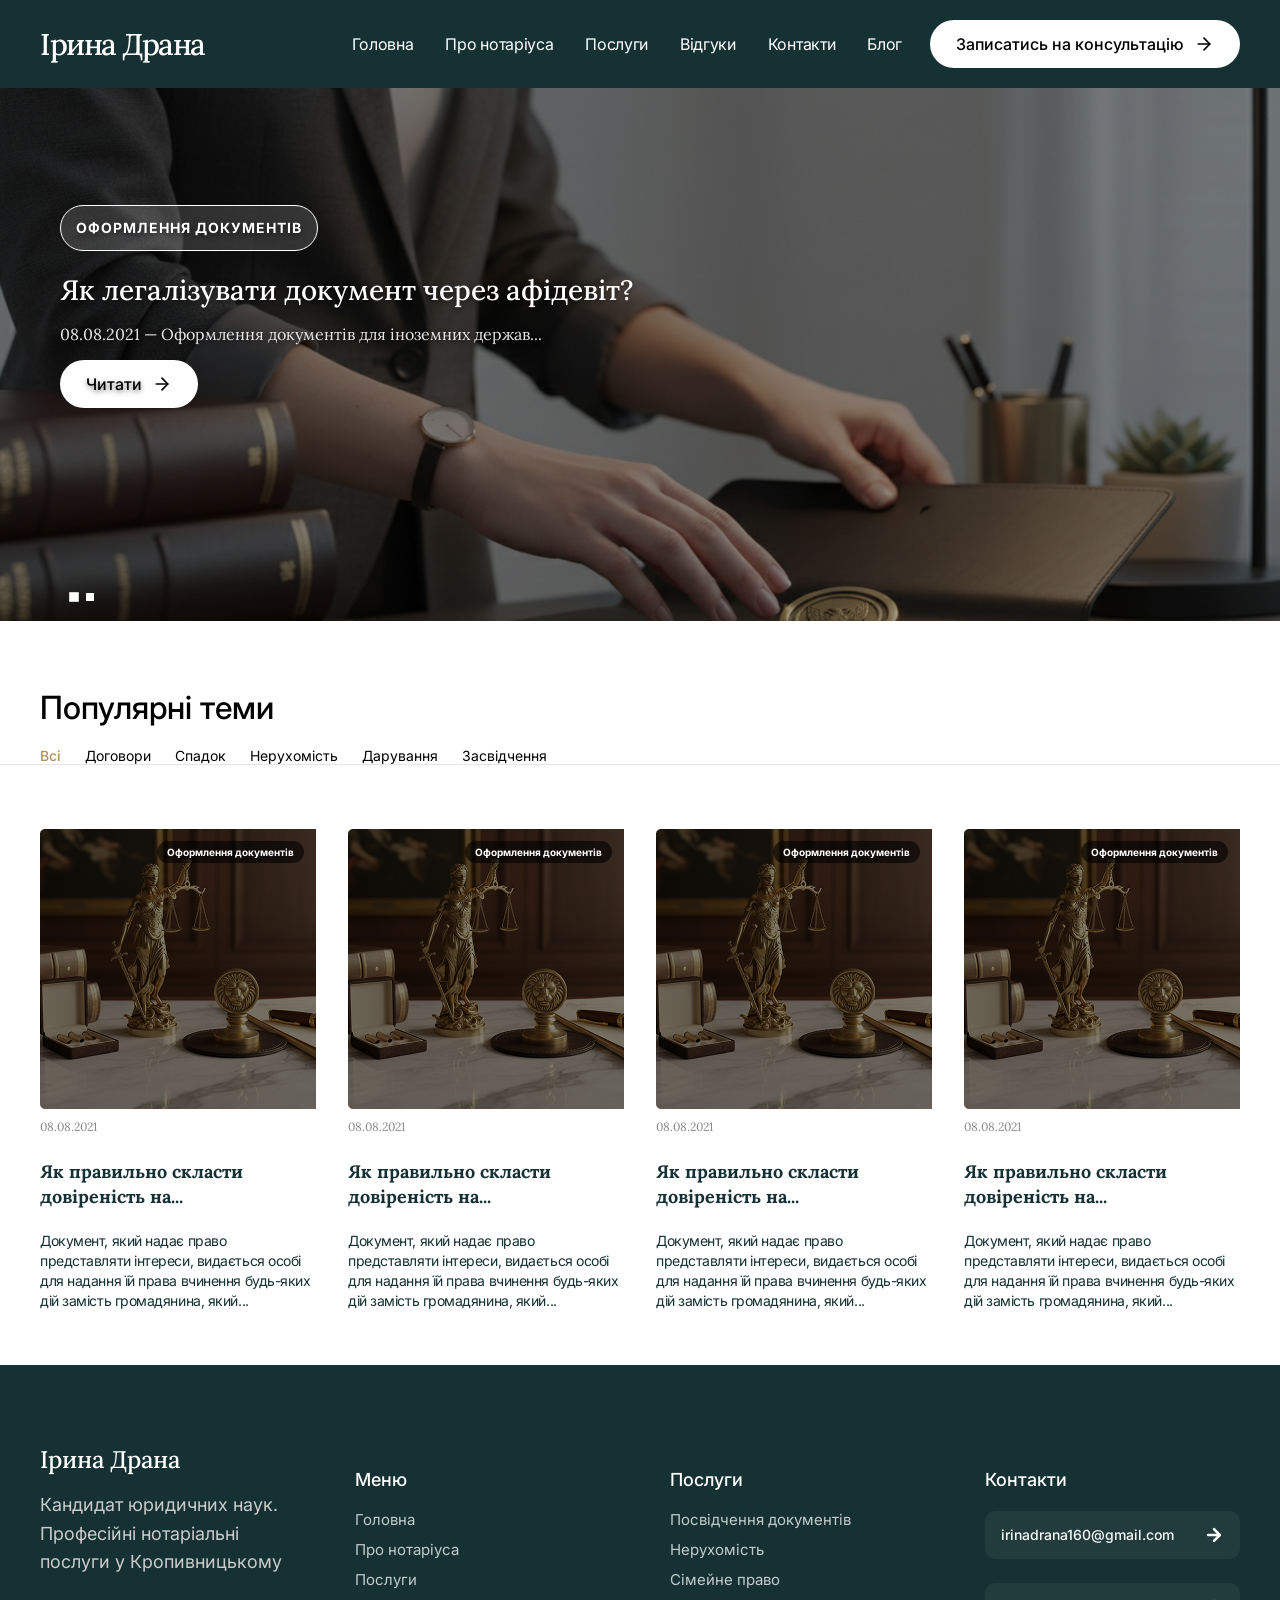
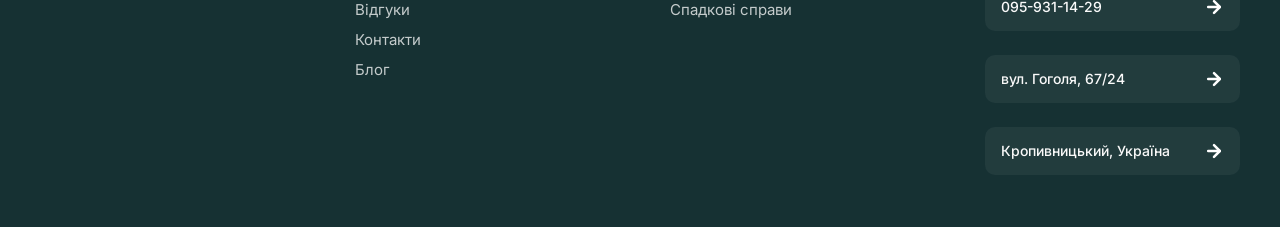
<file: server/_blog.html>
<!DOCTYPE html>
<html lang="en">
<head>
    <meta charset="UTF-8" />
    <meta name="viewport" content="width=device-width, initial-scale=1.0" />
    <link rel="preconnect" href="https://fonts.googleapis.com">
    <link rel="preconnect" href="https://fonts.gstatic.com" crossorigin>
    <link href="https://fonts.googleapis.com/css2?family=Inter:ital,opsz,wght@0,14..32,100..900;1,14..32,100..900&family=Lora:ital,wght@0,400..700;1,400..700&display=swap" rel="stylesheet">
    <title>Драна Ірина Валентинівна — нотаріус</title>
    <link rel="stylesheet" href="style.css" />
</head>
<body>
<header class="header">
    <div class="container header__wrap">
        <div class="header__logo">
            <a href="index.html" id="logo">Ірина Драна</a>
        </div>
        <div class="header__right">
            <nav class="header__nav">
                <a href="#id-header__logo" class="is-active">Головна</a>
                <a href="#about">Про нотаріуса</a>
                <a href="#services">Послуги</a>
                <a href="#testimonials">Відгуки</a>
                <a href="#contacts">Контакти</a>
                <a href="#blog">Блог</a>
            </nav>
            <a href="#contacts" class="header__cta">
                Записатись на консультацію
                <span class="cta-arrow">
                    <img src="img/fi_arrow-right.svg" alt="">
                    <img src="img/fi_arrow-right.svg" alt="">
                </span>
            </a>
        </div>
        <button class="burger" aria-label="Menu">
            <span></span>
            <span></span>
            <span></span>
        </button>
    </div>
    <div class="mobile-menu">
        <nav class="mobile-menu__nav">
            <a href="#home">Головна</a>
            <a href="#about">Про нотаріуса</a>
            <a href="#services">Послуги</a>
            <a href="#reviews">Відгуки</a>
            <a href="#contacts">Контакти</a>
            <a href="#blog">Блог</a>
        </nav>
    </div>
</header>


<section class="carousel">
    <div class="carousel-track">
        <div class="carousel-item">
            <img src="img/blog-front.png" alt="Блог 1">
            <div class="carousel-content">
                <span class="category">Оформлення документів</span>
                <h2>Як легалізувати документ через афідевіт?</h2>
                <p>08.08.2021 — Оформлення документів для іноземних держав...</p>
                <a href="#" class="header__cta">
                    Читати
                    <span class="cta-arrow">
                    <img src="img/fi_arrow-right.svg" alt="img">
                    <img src="img/fi_arrow-right.svg" alt="img">
                </span>
                </a>
            </div>
        </div>
        <div class="carousel-item">
            <img src="img/blog-front.png" alt="Блог 2">
            <div class="carousel-content">
                <span class="category">Юридичні послуги</span>
                <h2>Інший приклад статті</h2>
                <p>Текст про послуги нотаріуса та різні юридичні нюанси...</p>
                <a href="#" class="read-btn">Читати →</a>
            </div>
        </div>
    </div>

    <div class="dots">
        <span class="dot active"></span>
        <span class="dot"></span>
    </div>
</section>


<section class="popular-topics">
    <div class="popular-topics__container">

        <h2 class="popular-topics__title">Популярні теми</h2>

        <nav class="popular-topics__nav">
            <a href="#" class="popular-topics__item active">Всі</a>
            <a href="#" class="popular-topics__item">Договори</a>
            <a href="#" class="popular-topics__item">Спадок</a>
            <a href="#" class="popular-topics__item">Нерухомість</a>
            <a href="#" class="popular-topics__item">Дарування</a>
            <a href="#" class="popular-topics__item">Засвідчення</a>
        </nav>

    </div>
</section>


<section class="blog-cards">
    <div class="blog-cards__container">

        <article class="blog-card">
            <div class="blog-card__image">
                <img src="img/blog-Image-1.png" alt="Як правильно скласти довіреність">
                <span class="blog-card__label">Оформлення документів</span>
            </div>

            <div class="blog-card__content">
                <span class="blog-card__date">08.08.2021</span>
                <h3 class="blog-card__title">
                    Як правильно скласти довіреність на...
                </h3>
                <p class="blog-card__text">
                    Документ, який надає право представляти інтереси, видається особі
                    для надання їй права вчинення будь-яких дій замість громадянина, який...
                </p>
            </div>
        </article>

        <article class="blog-card">
            <div class="blog-card__image">
                <img src="img/blog-Image-1.png" alt="Як правильно скласти довіреність">
                <span class="blog-card__label">Оформлення документів</span>
            </div>

            <div class="blog-card__content">
                <span class="blog-card__date">08.08.2021</span>
                <h3 class="blog-card__title">
                    Як правильно скласти довіреність на...
                </h3>
                <p class="blog-card__text">
                    Документ, який надає право представляти інтереси, видається особі
                    для надання їй права вчинення будь-яких дій замість громадянина, який...
                </p>
            </div>
        </article>

        <article class="blog-card">
            <div class="blog-card__image">
                <img src="img/blog-Image-1.png" alt="Як правильно скласти довіреність">
                <span class="blog-card__label">Оформлення документів</span>
            </div>

            <div class="blog-card__content">
                <span class="blog-card__date">08.08.2021</span>
                <h3 class="blog-card__title">
                    Як правильно скласти довіреність на...
                </h3>
                <p class="blog-card__text">
                    Документ, який надає право представляти інтереси, видається особі
                    для надання їй права вчинення будь-яких дій замість громадянина, який...
                </p>
            </div>
        </article>

        <article class="blog-card">
            <div class="blog-card__image">
                <img src="img/blog-Image-1.png" alt="Як правильно скласти довіреність">
                <span class="blog-card__label">Оформлення документів</span>
            </div>

            <div class="blog-card__content">
                <span class="blog-card__date">08.08.2021</span>
                <h3 class="blog-card__title">
                    Як правильно скласти довіреність на...
                </h3>
                <p class="blog-card__text">
                    Документ, який надає право представляти інтереси, видається особі
                    для надання їй права вчинення будь-яких дій замість громадянина, який...
                </p>
            </div>
        </article>

    </div>
</section>



<footer class="footer">
    <div class="footer__container">

        <div class="footer__grid">

            <div class="footer__brand">
                <a href="/" class="footer__logo">Ірина Драна</a>
                <p class="footer__description">
                    Кандидат юридичних наук.<br> Професійні нотаріальні послуги у Кропивницькому
                </p>
            </div>

            <div class="footer__column">
                <h4>Меню</h4>
                <a href="#id-header__logo"><span>Головна</span></a>
                <a href="#about"><span>Про нотаріуса</span></a>
                <a href="#services"><span>Послуги</span></a>
                <a href="#testimonials"><span>Відгуки</span></a>
                <a href="#contacts"><span>Контакти</span></a>
                <a href="#blog"><span>Блог</span></a>
            </div>

            <div class="footer__column">
                <h4>Послуги</h4>
                <a href="#services"><span>Посвідчення документів</span></a>
                <a href="#services"><span>Нерухомість</span></a>
                <a href="#services"><span>Сімейне право</span></a>
                <a href="#services"><span>Спадкові справи</span></a>
            </div>

            <div class="footer__column footer__contacts">
                <h4>Контакти</h4>

                <a href="mailto:irinadrana160@gmail.com" target="_blank" rel="noopener" class="footer__contact header__cta">
                    irinadrana160@gmail.com
                    <span class="cta-arrow">
                    <img src="img/white_arrow-right.svg" alt="arrow">
                    <img src="img/white_arrow-right.svg" alt="arrow">
                 </span>
                </a>
                <a href="tel:+380959311429" target="_blank" rel="noopener" class="footer__contact header__cta">
                    095-931-14-29
                    <span class="cta-arrow">
                    <img src="img/white_arrow-right.svg" alt="arrow">
                    <img src="img/white_arrow-right.svg" alt="arrow">
                 </span>
                </a>
                <a href="https://maps.app.goo.gl/dLkowrKzkR6wHv8m7" target="_blank" rel="noopener" class="footer__contact header__cta">
                    вул. Гоголя, 67/24
                    <span class="cta-arrow">
                    <img src="img/white_arrow-right.svg" alt="arrow">
                    <img src="img/white_arrow-right.svg" alt="arrow">
                 </span>
                </a>
                <a href="https://maps.app.goo.gl/dLkowrKzkR6wHv8m7" target="_blank" rel="noopener" class="footer__contact header__cta">
                    Кропивницький, Україна
                    <span class="cta-arrow">
                    <img src="img/white_arrow-right.svg" alt="arrow">
                    <img src="img/white_arrow-right.svg" alt="arrow">
                 </span>
                </a>
            </div>
        </div>
    </div>
</footer>


<script src="script.js"></script>
</body>
</html>
</file>
<file: server/style.css>
@charset "UTF-8";
html, body {
  width: 100%;
  overflow-x: clip; }

body {
  font-family: "Inter", sans-serif;
  background: #fff;
  color: #1F1F1F;
  margin: 0;
  padding: 0;
  overflow-x: hidden;
  box-sizing: border-box; }

img {
  overflow: hidden; }

.container {
  max-width: 1200px;
  margin: 0 auto;
  padding: 0 20px; }

body.no-scroll {
  overflow: hidden; }

.header__cta {
  display: inline-flex;
  align-items: center;
  gap: 10px;
  padding: 14px 26px;
  border-radius: 80px;
  background: #fff;
  color: #000;
  text-decoration: none;
  font-family: "Inter", sans-serif;
  font-size: 16px;
  font-weight: 500;
  overflow: hidden;
  transition: background 0.3s ease; }
  .header__cta:hover {
    background: #fad28c; }
  .header__cta .cta-arrow {
    position: relative;
    width: 20px;
    height: 20px;
    overflow: hidden;
    flex-shrink: 0; }
  .header__cta .cta-arrow img {
    position: absolute;
    top: 0;
    left: 0;
    width: 20px;
    height: 20px;
    transition: transform 0.35s ease; }
  .header__cta .cta-arrow img:first-child {
    transform: translateX(0); }
  .header__cta .cta-arrow img:last-child {
    transform: translateX(-120%); }
  .header__cta:hover .cta-arrow img:first-child {
    transform: translateX(120%); }
  .header__cta:hover .cta-arrow img:last-child {
    transform: translateX(0); }

.header {
  position: sticky;
  top: 0;
  z-index: 100;
  background: #163133; }
  .header .container {
    max-width: 1200px;
    margin: 0 auto;
    padding: 20px 5px; }
  .header__wrap {
    display: flex;
    align-items: center;
    justify-content: space-between;
    padding: 22px 0; }
  .header__logo a {
    font-family: "Lora", serif;
    font-size: 30px;
    font-weight: 500;
    letter-spacing: -0.05em;
    color: #fff;
    text-decoration: none; }
  .header__right {
    display: flex;
    align-items: center;
    gap: 28px; }
  .header__nav {
    display: flex;
    gap: 32px; }
    .header__nav a {
      position: relative;
      display: inline-flex;
      align-items: center;
      padding: 10px 0;
      font-family: "Inter", sans-serif;
      font-size: 16px;
      letter-spacing: -0.02em;
      color: #fff;
      text-decoration: none; }
      .header__nav a::after {
        content: "";
        position: absolute;
        left: 0;
        bottom: 2px;
        width: 100%;
        height: 1px;
        background: #fff;
        transform: scaleX(0);
        transform-origin: left;
        transition: transform 0.35s ease; }
      .header__nav a:hover::after {
        transform: scaleX(1); }
      .header__nav a.is-active::after {
        transform: scaleX(0); }
      .header__nav a.is-active:hover::after {
        transform: scaleX(1); }
  .header .header__cta {
    display: inline-flex;
    align-items: center;
    gap: 10px;
    padding: 14px 26px;
    border-radius: 80px;
    background: #fff;
    color: #000;
    text-decoration: none;
    font-family: "Inter", sans-serif;
    font-size: 16px;
    font-weight: 500;
    overflow: hidden;
    transition: background 0.3s ease; }
    .header .header__cta:hover {
      background: #fad28c; }
    .header .header__cta .cta-arrow {
      position: relative;
      width: 20px;
      height: 20px;
      overflow: hidden;
      flex-shrink: 0; }
    .header .header__cta .cta-arrow img {
      position: absolute;
      top: 0;
      left: 0;
      width: 20px;
      height: 20px;
      transition: transform 0.35s ease; }
    .header .header__cta .cta-arrow img:first-child {
      transform: translateX(0); }
    .header .header__cta .cta-arrow img:last-child {
      transform: translateX(-120%); }
    .header .header__cta:hover .cta-arrow img:first-child {
      transform: translateX(120%); }
    .header .header__cta:hover .cta-arrow img:last-child {
      transform: translateX(0); }
  .header .burger {
    display: none;
    flex-direction: column;
    gap: 6px;
    background: none;
    border: none;
    cursor: pointer; }
    .header .burger span {
      width: 24px;
      height: 2px;
      background: #fff;
      transition: 0.4s ease; }
    .header .burger.is-open span:nth-child(1) {
      transform: translateY(8px) rotate(45deg); }
    .header .burger.is-open span:nth-child(2) {
      opacity: 0; }
    .header .burger.is-open span:nth-child(3) {
      transform: translateY(-8px) rotate(-45deg); }
  .header .mobile-menu {
    position: fixed;
    top: 76px;
    left: 0;
    width: 100%;
    background: #163133f2;
    opacity: 0;
    transform: translateY(-16px);
    pointer-events: none;
    transition: 0.45s cubic-bezier(0.22, 1, 0.36, 1); }
    .header .mobile-menu.is-open {
      opacity: 1;
      transform: translateY(0);
      pointer-events: auto; }
    .header .mobile-menu__nav {
      max-width: 1100px;
      margin: 0 auto;
      padding: 40px 20px;
      display: flex;
      flex-direction: column;
      gap: 28px; }
      .header .mobile-menu__nav a {
        font-size: 20px;
        color: #fff;
        text-decoration: none;
        width: fit-content; }
  @media (max-width: 1024px) {
    .header__nav {
      display: none; }
    .header .burger {
      display: flex;
      padding-right: 20px; } }

.hero__content,
.about-notary__top {
  opacity: 0;
  transform: translateY(30px);
  animation: fadeInUp 1s ease forwards;
  animation-delay: 0.3s; }

.hero__content > * {
  opacity: 0;
  transform: translateY(20px);
  animation: fadeInUp 0.8s ease forwards; }

.hero__content > *:nth-child(1) {
  animation-delay: 0.5s; }

.hero__content > *:nth-child(2) {
  animation-delay: 0.7s; }

.hero__content > *:nth-child(3) {
  animation-delay: 0.9s; }

.hero__content > *:nth-child(4) {
  animation-delay: 1.1s; }

@keyframes fadeInUp {
  0% {
    opacity: 0;
    transform: translateY(30px); }
  100% {
    opacity: 1;
    transform: translateY(0); } }
.hero {
  background: #163133;
  color: #fff;
  padding: 20px 0 0; }
  .hero__container {
    display: grid;
    grid-template-columns: 1fr 1fr;
    align-items: center;
    gap: 60px; }
  .hero__content {
    transform: translateY(-50px); }
  .hero__title {
    font-family: "Lora", serif;
    font-weight: 500;
    font-size: 28px;
    line-height: 35px; }
  .hero__name {
    font-family: "Lora", serif;
    font-weight: 500;
    font-size: 58px;
    line-height: 72px;
    letter-spacing: -2px; }
  .hero__subtitle {
    font-family: "Inter", sans-serif;
    font-weight: 400;
    font-size: 18px;
    line-height: 26px;
    letter-spacing: -0.45px;
    color: #FAFAFA;
    max-width: 412px;
    margin-bottom: 34px; }
  .hero__cta {
    display: inline-flex;
    align-items: center;
    gap: 8px;
    padding: 14px 26px;
    border-radius: 80px;
    background: #fad28c;
    color: #000;
    font-weight: 500;
    font-size: 16px;
    overflow: hidden;
    transition: background 0.3s ease; }
    .hero__cta .cta-arrow {
      position: relative;
      width: 24px;
      height: 24px;
      overflow: hidden; }
      .hero__cta .cta-arrow img {
        position: absolute;
        inset: 0;
        transition: transform 0.35s cubic-bezier(0.4, 0, 0.2, 1); }
      .hero__cta .cta-arrow img:last-child {
        transform: translateX(-120%); }
    .hero__cta:hover {
      background: #f3c26f; }
      .hero__cta:hover .cta-arrow img:first-child {
        transform: translateX(120%); }
      .hero__cta:hover .cta-arrow img:last-child {
        transform: translateX(0); }
  .hero .phone-link {
    display: inline-flex;
    align-items: center;
    gap: 5px;
    text-decoration: none;
    font-size: 16px;
    font-weight: 500;
    color: #FAFAFA;
    transition: opacity 0.3s ease; }
    .hero .phone-link:hover {
      opacity: 0.85; }
      .hero .phone-link:hover .phone-link__icon {
        transform: translateX(6px); }
      .hero .phone-link:hover svg {
        transform: rotate(12deg); }
    .hero .phone-link__icon {
      width: 36px;
      height: 36px;
      display: flex;
      align-items: center;
      justify-content: center;
      transition: transform 0.35s ease; }
      .hero .phone-link__icon svg {
        width: 18px;
        height: 18px;
        fill: #fff;
        transition: transform 0.35s ease; }
    .hero .phone-link__text {
      white-space: nowrap;
      letter-spacing: -0.45px; }
  .hero__visual {
    position: relative; }
  .hero__image {
    width: 100%;
    max-width: 520px;
    object-fit: contain;
    display: block;
    margin-left: auto; }
  .hero__stat {
    position: absolute;
    bottom: 35px;
    left: 10px;
    background: rgba(255, 255, 255, 0.08);
    border-radius: 16px;
    padding: 20px 24px;
    backdrop-filter: blur(6px); }
    .hero__stat-number {
      display: block;
      font-family: "Lora", serif;
      font-weight: 600;
      font-size: 48px;
      line-height: 60px;
      letter-spacing: -2px;
      color: #B1915A;
      margin-bottom: 20px; }
    .hero__stat-text {
      font-size: 20px;
      color: #B1915A; }
    .hero__stat-img {
      display: flex;
      position: relative;
      width: 120px;
      height: 50px;
      margin-right: 16px;
      margin-bottom: 36px; }
      .hero__stat-img .stat-img-item {
        position: relative;
        width: 40px;
        height: 40px;
        border-radius: 50%;
        overflow: hidden;
        border: 2px solid #fff;
        box-shadow: 0 2px 6px rgba(0, 0, 0, 0.2); }
        .hero__stat-img .stat-img-item:nth-child(1) {
          z-index: 4;
          margin-left: 0; }
        .hero__stat-img .stat-img-item:nth-child(2) {
          z-index: 3;
          margin-left: -12px; }
        .hero__stat-img .stat-img-item:nth-child(3) {
          z-index: 2;
          margin-left: -12px; }
        .hero__stat-img .stat-img-item:nth-child(4) {
          z-index: 1;
          margin-left: -12px; }
        .hero__stat-img .stat-img-item img {
          width: 100%;
          height: 100%;
          object-fit: cover; }

.about-notary {
  padding: 60px 0;
  background: #FAFAFA; }
  .about-notary[data-visible="false"] {
    opacity: 0;
    transform: translateY(50px);
    transition: all 0.8s ease; }
  .about-notary[data-visible="true"] {
    opacity: 1;
    transform: translateY(0); }
  .about-notary__top {
    display: flex;
    align-items: baseline;
    justify-content: space-between;
    gap: 40px;
    margin-bottom: 40px; }
    .about-notary__top .section-tag {
      display: flex;
      align-items: center;
      gap: 8px; }
      .about-notary__top .section-tag .dot {
        width: 10px;
        height: 10px;
        background-color: #B1915A;
        border-radius: 50%;
        display: inline-block; }
      .about-notary__top .section-tag p {
        font-family: "Inter", sans-serif;
        font-weight: 600;
        font-size: 16px;
        line-height: 19px;
        text-transform: uppercase;
        color: #B1915A;
        vertical-align: middle; }
    .about-notary__top .about-notary__header h5 {
      margin-bottom: 16px;
      font-family: "Lora", serif;
      font-weight: 600;
      font-size: 32px;
      line-height: 34px;
      color: #000000; }
    .about-notary__top .about-notary__header p {
      max-width: 700px;
      font-family: "Inter", sans-serif;
      font-weight: 500;
      font-size: 22px;
      line-height: 34px;
      color: #163133; }
  .about-notary__grid {
    display: grid;
    grid-template-columns: repeat(auto-fit, minmax(250px, 1fr));
    gap: 20px; }
    .about-notary__grid .grid-item {
      background: #fff;
      border-radius: 16px;
      padding: 24px;
      box-shadow: 0 2px 8px rgba(0, 0, 0, 0.08);
      position: relative;
      cursor: pointer;
      opacity: 0;
      transform: translateY(50px);
      transition: all 0.5s ease; }
      .about-notary__grid .grid-item[data-visible="true"] {
        opacity: 1;
        transform: translateY(0); }
      .about-notary__grid .grid-item:hover {
        transform: translateY(-10px) scale(1.03);
        box-shadow: 0 10px 20px rgba(0, 0, 0, 0.15); }
      .about-notary__grid .grid-item .icon {
        font-size: 32px;
        margin-bottom: 12px; }
      .about-notary__grid .grid-item .number {
        position: absolute;
        top: 16px;
        right: 16px;
        font-family: "Lora", serif;
        font-weight: 500;
        font-size: 24px;
        line-height: 28px;
        color: #000000; }
      .about-notary__grid .grid-item h6 {
        margin-bottom: 8px;
        font-family: "Lora", serif;
        font-weight: 500;
        font-size: 32px;
        line-height: 34px;
        color: #000000; }
      .about-notary__grid .grid-item p {
        font-family: "Inter", sans-serif;
        font-weight: 400;
        font-size: 18px;
        line-height: 24px;
        color: #163133; }

.services {
  padding: 80px 0;
  background-color: #ffffff;
  /* ===== HEADER ===== */ }
  .services .container {
    max-width: 1200px;
    margin: 0 auto;
    padding: 0 20px; }
  .services__header {
    display: flex;
    flex-direction: column;
    align-items: center;
    margin-bottom: 64px;
    text-align: center; }
  .services__tag {
    display: flex;
    align-items: center;
    gap: 8px; }
    .services__tag-dot {
      width: 10px;
      height: 10px;
      border-radius: 50%;
      background-color: #b1915a; }
    .services__tag-text {
      font-family: "Inter", sans-serif;
      font-weight: 500;
      font-size: 16px;
      line-height: 19px;
      text-transform: uppercase;
      color: #b1915a; }
  .services__title {
    margin-bottom: 16px;
    font-family: "Lora", serif;
    font-weight: 400;
    font-size: 48px;
    line-height: 54px;
    letter-spacing: -2px;
    text-align: center;
    color: #000; }
  .services__subtitle {
    max-width: 720px;
    font-family: "Inter", sans-serif;
    font-weight: 400;
    font-size: 18px;
    line-height: 24px;
    color: #163133; }
  .services .services__list {
    display: flex;
    flex-direction: column;
    gap: 48px; }
  .services .services__item {
    display: grid;
    grid-template-columns: 64px 1fr 1fr;
    column-gap: 32px;
    align-items: stretch;
    min-height: 180px; }
    .services .services__item .services__number {
      font-family: "Lora", serif;
      font-weight: 400;
      font-size: 18px;
      line-height: 28px;
      letter-spacing: -0.45px;
      color: #292929;
      margin-bottom: 12px; }
    .services .services__item .services__item-title,
    .services .services__item .services__description {
      display: flex;
      flex-direction: column;
      justify-content: flex-start; }
    .services .services__item .services__item-title {
      font-family: "Lora", serif;
      font-weight: 500;
      font-size: 32px;
      line-height: 34px;
      letter-spacing: -1px;
      vertical-align: middle;
      color: #000;
      margin: 0; }
    .services .services__item .services__description {
      font-family: "Inter", sans-serif;
      font-weight: 400;
      font-size: 18px;
      line-height: 28px;
      color: #163133;
      letter-spacing: -0.45px;
      vertical-align: middle;
      max-width: 450px; }
      .services .services__item .services__description p {
        margin-bottom: 8px; }
  .services .services__divider {
    width: 100%;
    height: 1px;
    background-color: rgba(0, 0, 0, 0.1); }
  .services__item {
    display: grid;
    grid-template-columns: 64px 320px 1fr;
    column-gap: 40px;
    align-items: stretch;
    min-height: 220px; }
  .services__number {
    font-family: "Lora", serif;
    font-weight: 500;
    font-size: 32px;
    line-height: 34px;
    color: #292929; }
  .services__content {
    display: flex;
    flex-direction: column;
    justify-content: space-between; }
  .services__item-title {
    font-family: "Lora", serif;
    font-weight: 400;
    font-size: 24px;
    line-height: 24px;
    color: #000000;
    margin-bottom: 12px; }
  .services__description {
    font-family: "Inter", sans-serif;
    font-weight: 400;
    font-size: 22px;
    line-height: 34px;
    color: #163133; }
    .services__description p {
      margin-bottom: 8px; }
  .services .services__item--animated {
    opacity: 0;
    transform: translateY(30px);
    transition: opacity 0.6s ease, transform 0.6s ease; }
  .services .services__divider--animated {
    opacity: 0;
    transform: scaleX(0);
    transition: opacity 0.4s ease, transform 0.4s ease 0.2s; }
  .services .services__item--animated.visible {
    opacity: 1;
    transform: translateY(0); }
  .services .services__divider--animated.visible {
    opacity: 1;
    transform: scaleX(1); }

.slider-container {
  width: 100%;
  height: 100vh;
  overflow: hidden;
  position: relative; }

.slider {
  display: flex;
  width: 100%;
  height: 100%;
  margin: 0;
  padding: 0;
  transition: transform 0.5s ease; }

.slider li {
  list-style: none;
  height: 100%;
  position: relative;
  flex: 0 0 100%;
  max-width: 100%; }

.slider li a {
  display: block;
  width: 100%;
  height: 100%;
  position: relative; }

.slider li img {
  width: 100%;
  height: 100%;
  display: block;
  object-fit: cover; }

.slider li h2 {
  position: absolute;
  top: 50%;
  left: 50%;
  transform: translate(-50%, -50%);
  color: white;
  font-size: 3em;
  text-shadow: 0 0 10px rgba(0, 0, 0, 0.5);
  text-align: center;
  pointer-events: none; }

.prev, .next {
  position: absolute;
  top: 50%;
  transform: translateY(-50%);
  background: rgba(0, 0, 0, 0.5);
  color: white;
  border: none;
  font-size: 2em;
  padding: 0.5em 1em;
  cursor: pointer;
  z-index: 10; }

.prev {
  left: 10px; }

.next {
  right: 10px; }

.why {
  padding: 60px 0;
  background: #fff; }
  .why__container {
    max-width: 1240px;
    margin: 0 auto;
    padding: 0 24px; }
  .why__heading {
    text-align: center;
    margin-bottom: 60px; }
  .why__title {
    font-family: "Lora", serif;
    font-size: 48px;
    font-weight: 400;
    line-height: 1.1;
    color: #000;
    letter-spacing: -2px;
    text-align: center;
    vertical-align: middle;
    margin-bottom: 24px; }
  .why__subtitle {
    font-size: 18px;
    color: #163133;
    font-family: "Inter", sans-serif;
    font-weight: 400;
    line-height: 24px;
    letter-spacing: 0;
    text-align: center;
    vertical-align: middle; }
  .why__grid {
    display: grid;
    grid-template-columns: repeat(2, 1fr);
    column-gap: 96px;
    row-gap: 88px; }
  .why__item {
    display: flex;
    align-items: flex-start;
    gap: 20px;
    padding-bottom: 32px;
    border-bottom: 1px solid #ececec;
    opacity: 0;
    transform: translateY(30px);
    transition: 0.6s ease; }
  .why__item.is-visible {
    opacity: 1;
    transform: translateY(0); }
  .why__icon {
    width: 22px;
    height: 22px;
    margin-top: 4px; }
  .why__content {
    max-width: 420px; }
  .why__item-title {
    font-family: "Lora", serif;
    font-size: 24px;
    font-weight: 400;
    margin-bottom: 8px;
    color: #000;
    line-height: 26px;
    letter-spacing: -1px;
    vertical-align: middle; }
  .why__text {
    font-family: "Inter", sans-serif;
    font-weight: 500;
    font-size: 15px;
    line-height: 16px;
    vertical-align: middle;
    color: #163133; }
  @media (max-width: 768px) {
    .why {
      padding: 80px 0; }
      .why__title {
        font-size: 40px; }
      .why__heading {
        margin-bottom: 64px; } }

.background-block {
  background: #FAFAFA; }

.grid-2x {
  max-width: 1200px;
  margin: 0 auto;
  padding: 80px 24px;
  display: grid;
  grid-template-columns: 1fr 1fr;
  gap: 64px;
  align-items: center; }
  .grid-2x__image {
    position: relative;
    overflow: hidden;
    border-radius: 24px; }
    .grid-2x__image img {
      width: 100%;
      height: 100%;
      object-fit: cover;
      transform: scale(1.05);
      transition: transform 1.2s ease; }
  .grid-2x__content {
    display: flex;
    flex-direction: column;
    gap: 24px; }
  .grid-2x__title {
    font-family: "Lora", serif;
    font-size: 42px;
    line-height: 1.25;
    font-weight: 500;
    color: #000;
    letter-spacing: -2px;
    vertical-align: middle;
    margin-bottom: 15px; }
  .grid-2x__text {
    font-family: Inter, sans-serif;
    font-size: 18px;
    line-height: 1.6;
    max-width: 520px;
    font-weight: 400;
    letter-spacing: -0.45px;
    vertical-align: middle;
    color: #163133; }

.grid-2x__image, .grid-2x__content {
  opacity: 0;
  transform: translateY(40px);
  animation: fadeUp 0.9s ease forwards; }
.grid-2x__image {
  animation-delay: 0.1s; }
.grid-2x__content {
  animation-delay: 0.25s; }
.grid-2x .border-bt {
  border: 2px solid #FAD28C;
  background: #FAFAFA; }

@keyframes fadeUp {
  to {
    opacity: 1;
    transform: translateY(0); } }
.grid-2x__image:hover img {
  transform: scale(1.1); }

.stats {
  padding: 120px 0; }

.stats__wrapper {
  max-width: 1200px;
  margin: 0 auto;
  display: flex;
  align-items: center;
  justify-content: space-between; }

.stats__item {
  text-align: center;
  min-width: 200px; }

.stats__number {
  font-family: "Lora", serif;
  font-size: 48px;
  line-height: 1.2;
  font-weight: 400;
  color: #000;
  letter-spacing: -2px;
  text-align: center;
  vertical-align: middle;
  transition: transform 0.35s cubic-bezier(0.34, 1.56, 0.64, 1);
  will-change: transform; }

.stats__item:hover .stats__number {
  transform: scale(1.04); }

.stats__label {
  font-family: Inter, sans-serif;
  margin-top: 8px;
  font-size: 16px;
  font-weight: 400;
  vertical-align: middle;
  color: #163133; }

.stats__dot {
  width: 10px;
  height: 10px;
  border-radius: 50%;
  background-color: #163133; }

.contact {
  padding: 60px 20px;
  background: #fff; }

.contact__container {
  max-width: 1200px;
  margin: 0 auto; }

.contact__header {
  text-align: center;
  margin-bottom: 64px; }

.contact__tag {
  display: inline-flex;
  align-items: center;
  gap: 10px;
  margin-bottom: 24px; }

.contact__dot {
  width: 8px;
  height: 8px;
  background: #b1915a;
  border-radius: 50%; }

.contact__tag-text {
  font-family: "Inter", sans-serif;
  color: #B1915A;
  font-size: 16px;
  font-weight: 500;
  line-height: 19px;
  letter-spacing: 0;
  vertical-align: middle;
  text-transform: uppercase; }

.contact__title {
  font-size: 49px;
  margin-bottom: 16px;
  font-family: "Lora", serif;
  font-weight: 400;
  line-height: 60px;
  letter-spacing: -2px;
  text-align: center;
  vertical-align: middle; }

.contact__subtitle {
  max-width: 600px;
  margin: 0 auto;
  color: #3a4242; }

.contact__steps {
  display: grid;
  grid-template-columns: repeat(3, 1fr);
  gap: 48px;
  text-align: center; }

.contact__item {
  opacity: 0;
  transform: translateY(30px);
  transition: 0.6s ease; }

.contact__item.is-visible {
  opacity: 1;
  transform: none; }

.contact__item h6 {
  margin-bottom: 12px;
  font-size: 16px; }

.contact__value,
.contact__phones a {
  color: #3a4242;
  text-decoration: none;
  display: block;
  margin-bottom: 8px; }

.contact__value:hover,
.contact__phones a:hover {
  text-decoration: underline; }

.contact__copy {
  margin-top: 8px;
  background: none;
  border: none;
  font-size: 13px;
  color: #b1915a;
  cursor: pointer; }

.contact__line {
  margin-top: 80px;
  height: 1px;
  background: #e6e6e6; }

@media (max-width: 768px) {
  .contact__steps {
    grid-template-columns: 1fr;
    gap: 32px; } }
.testimonials {
  padding: 60px 0;
  background: #fff; }
  .testimonials__container {
    max-width: 1200px;
    margin: 0 auto;
    padding: 0 20px; }
  .testimonials__header {
    text-align: center;
    margin-bottom: 64px; }
  .testimonials__title {
    font-family: "Lora", serif;
    font-size: 48px;
    line-height: 1.25;
    letter-spacing: -2px;
    color: #000;
    margin-top: 16px;
    font-weight: 400;
    text-align: center;
    vertical-align: middle; }
  .testimonials__grid {
    display: grid;
    grid-template-columns: repeat(3, 1fr);
    gap: 48px; }

.section-tag {
  display: inline-flex;
  align-items: center;
  gap: 10px;
  font-size: 14px;
  letter-spacing: 1px;
  text-transform: uppercase;
  color: #B1915A; }
  .section-tag__dot {
    width: 6px;
    height: 6px;
    border-radius: 50%;
    background: #B1915A; }

.testimonial {
  display: flex;
  flex-direction: column;
  justify-content: space-between;
  padding: 32px;
  border: 1px solid rgba(0, 0, 0, 0.08);
  border-radius: 6px;
  background: #fff;
  animation: fadeUp 0.9s ease forwards; }

.testimonial__icon {
  width: 40px;
  height: 40px;
  margin-bottom: 20px;
  color: #B1915A;
  display: block;
  margin: 0 auto; }
  .testimonial__icon svg {
    width: 100%;
    height: 100%;
    fill: currentColor;
    opacity: 0.9; }

.testimonial__text {
  font-family: "Lora", serif;
  font-size: 18px;
  line-height: 1.7;
  color: #163133;
  font-weight: 400;
  letter-spacing: -0.45;
  text-align: center;
  vertical-align: middle; }

.testimonial__user {
  display: flex;
  align-items: center;
  gap: 14px;
  margin-top: 28px; }

.testimonial__user img {
  width: 40px;
  height: 40px;
  border-radius: 50%;
  object-fit: cover; }

.testimonial__meta {
  display: flex;
  flex-direction: column; }

.testimonial__name {
  font-family: "Inter", sans-serif;
  font-size: 20px;
  font-weight: 500;
  color: #292929;
  line-height: 30px;
  letter-spacing: 0;
  vertical-align: middle; }

.testimonial__stars {
  font-size: 14px;
  color: #FAD28C;
  letter-spacing: 2px;
  transition: transform 0.35s ease; }

.testimonial__stars:hover {
  transform: scale(1.12); }

@keyframes fadeUp {
  from {
    opacity: 0;
    transform: translateY(20px); }
  to {
    opacity: 1;
    transform: translateY(0); } }
@media (max-width: 1024px) {
  .testimonials__grid {
    grid-template-columns: 1fr;
    gap: 32px; }

  .testimonials__title {
    font-size: 36px; } }
.footer {
  background: #163133;
  color: #fafafa;
  padding: 80px 0 40px; }
  .footer__container {
    max-width: 1200px;
    margin: 0 auto;
    padding: 0 20px; }
  .footer__grid {
    display: grid;
    grid-template-columns: repeat(4, minmax(0, 1fr));
    gap: 60px; }
  .footer__logo {
    font-family: "Lora", serif;
    font-size: 24px;
    font-weight: 500;
    color: #fff;
    text-decoration: none;
    line-height: 30px;
    letter-spacing: -0.5;
    vertical-align: middle; }
  .footer__description {
    font-family: "Inter", sans-serif;
    margin: 16px 0 24px;
    color: #ccc;
    line-height: 1.6;
    font-weight: 400;
    font-size: 18px;
    letter-spacing: -0.45;
    vertical-align: middle; }
  .footer__column {
    display: flex;
    flex-direction: column;
    gap: 12px; }
    .footer__column h4 {
      font-size: 18px;
      line-height: 22px;
      font-weight: 500;
      margin-bottom: 8px;
      color: #fff; }
    .footer__column a {
      display: flex;
      text-decoration: none;
      font-family: "Inter", sans-serif;
      font-weight: 500;
      font-size: 14px;
      line-height: 16px;
      letter-spacing: -0.56;
      vertical-align: middle;
      color: #FAFAFA; }
      .footer__column a span {
        position: relative;
        display: inline-block;
        font-size: 15px;
        line-height: 18px;
        font-weight: 400;
        color: rgba(255, 255, 255, 0.75);
        transition: color 0.3s ease; }
        .footer__column a span::after {
          content: "";
          position: absolute;
          left: 0;
          bottom: -2px;
          width: 0;
          height: 1px;
          background: currentColor;
          transition: width 0.3s ease; }
      .footer__column a:hover span {
        color: #fff; }
      .footer__column a:hover span::after {
        width: 100%; }
  .footer__contact {
    display: flex;
    align-items: center;
    justify-content: space-between;
    gap: 16px;
    padding: 14px 16px;
    background: rgba(255, 255, 255, 0.05);
    border-radius: 10px;
    text-decoration: none;
    color: #fff;
    overflow: hidden;
    transition: background 0.35s ease; }
    .footer__contact:hover {
      background: rgba(255, 255, 255, 0.12); }
    .footer__contact:hover .footer__arrow-track {
      transform: translateX(16px); }
  .footer__contact-text {
    font-family: "Inter", sans-serif;
    font-size: 16px;
    line-height: 20px;
    white-space: nowrap;
    position: relative; }
    .footer__contact-text::after {
      display: none !important;
      content: none !important; }
  .footer__contact {
    display: flex;
    align-items: center;
    justify-content: space-between;
    gap: 16px;
    text-decoration: none;
    color: #fff;
    transition: color 0.3s ease; }
    .footer__contact:hover .footer__arrow-track {
      transform: translateX(0); }
  .footer__contact-text {
    font-size: 16px;
    line-height: 20px;
    white-space: nowrap; }
  .footer__arrow {
    width: 16px;
    height: 16px;
    overflow: hidden;
    flex-shrink: 0; }
  .footer__arrow-track {
    display: flex;
    width: 32px;
    transform: translateX(-16px);
    transition: transform 0.35s cubic-bezier(0.22, 1, 0.36, 1); }
    .footer__arrow-track svg {
      width: 16px;
      height: 16px;
      fill: currentColor;
      flex-shrink: 0; }
  .footer__contact {
    display: flex;
    justify-content: space-between;
    align-items: center;
    padding: 14px 16px;
    background: rgba(255, 255, 255, 0.05);
    border-radius: 10px;
    margin-bottom: 12px;
    color: #fff;
    text-decoration: none;
    transition: background .3s; }
  .footer__bottom {
    margin-top: 60px;
    display: flex;
    justify-content: center; }

@media (max-width: 900px) {
  .footer__grid {
    grid-template-columns: 1fr 1fr; } }
@media (max-width: 600px) {
  .footer__grid {
    grid-template-columns: 1fr; } }
.carousel {
  width: 100%;
  overflow: hidden;
  position: relative; }
  .carousel .carousel-track {
    display: flex;
    transition: transform 0.5s ease-in-out; }
    .carousel .carousel-track .carousel-item {
      min-width: 100%;
      position: relative;
      overflow: hidden; }
      .carousel .carousel-track .carousel-item img {
        width: 100%;
        display: block;
        transition: filter 0.3s ease; }
        .carousel .carousel-track .carousel-item img:hover {
          filter: brightness(85%); }
      .carousel .carousel-track .carousel-item .carousel-content {
        position: absolute;
        bottom: 40%;
        left: 60px;
        color: #fff;
        max-width: 60%;
        text-shadow: 0 2px 5px rgba(0, 0, 0, 0.5); }
        .carousel .carousel-track .carousel-item .carousel-content .category {
          text-transform: uppercase;
          letter-spacing: 1px;
          font-family: "Inter", sans-serif;
          font-weight: 700;
          font-size: 14px;
          line-height: 100%;
          text-align: right;
          vertical-align: middle;
          border: 1px solid;
          border-radius: 25px;
          padding: 15px;
          background: #FFFFFF26;
          display: inline-block;
          margin-bottom: 16px; }
        .carousel .carousel-track .carousel-item .carousel-content h2 {
          margin: 5px 0;
          font-size: 28px;
          font-family: "Lora", serif;
          font-weight: 500;
          vertical-align: middle; }
        .carousel .carousel-track .carousel-item .carousel-content p {
          font-size: 16px;
          font-family: "Lora", serif;
          font-weight: 400;
          line-height: 20px;
          letter-spacing: 0;
          color: #E7E7E7; }
        .carousel .carousel-track .carousel-item .carousel-content .read-btn {
          display: inline-block;
          margin-top: 10px;
          color: #fff;
          text-decoration: none;
          font-weight: bold; }
  .carousel .dots {
    position: absolute;
    bottom: 20px;
    left: 70px;
    display: flex;
    gap: 8px;
    z-index: 10; }
    .carousel .dots .dot {
      width: 8px;
      height: 8px;
      background: #FFFFFF;
      border-radius: 0;
      opacity: 1;
      cursor: pointer;
      transition: transform 0.3s ease, background 0.3s ease; }
      .carousel .dots .dot:hover {
        transform: scale(1.5);
        background: rgba(255, 255, 255, 0.7); }
      .carousel .dots .dot.active {
        transform: scale(1.2); }
  .carousel .header__cta {
    display: inline-flex;
    align-items: center;
    gap: 10px;
    padding: 14px 26px;
    border-radius: 80px;
    background: #fff;
    color: #000;
    text-decoration: none;
    font-family: "Inter", sans-serif;
    font-size: 16px;
    font-weight: 500;
    overflow: hidden;
    transition: background 0.3s ease; }
    .carousel .header__cta:hover {
      background: #fad28c; }
    .carousel .header__cta .cta-arrow {
      position: relative;
      width: 20px;
      height: 20px;
      overflow: hidden;
      flex-shrink: 0; }
    .carousel .header__cta .cta-arrow img {
      position: absolute;
      top: 0;
      left: 0;
      width: 20px;
      height: 20px;
      transition: transform 0.35s ease; }
    .carousel .header__cta .cta-arrow img:first-child {
      transform: translateX(0); }
    .carousel .header__cta .cta-arrow img:last-child {
      transform: translateX(-120%); }
    .carousel .header__cta:hover .cta-arrow img:first-child {
      transform: translateX(120%); }
    .carousel .header__cta:hover .cta-arrow img:last-child {
      transform: translateX(0); }
  @media (max-width: 768px) {
    .carousel .carousel-content {
      bottom: 20%;
      left: 20px;
      max-width: 80%; }
      .carousel .carousel-content h2 {
        font-size: 20px; }
      .carousel .carousel-content p {
        font-size: 14px; }
    .carousel .dots {
      bottom: 10px;
      left: 20px;
      gap: 6px; }
      .carousel .dots .dot {
        width: 6px;
        height: 6px; } }

.popular-topics {
  background: #fff;
  padding: 40px 0 24px; }
  .popular-topics__container {
    max-width: 1300px;
    margin: 0 auto;
    padding: 0 40px;
    border-bottom: 1px solid #e5e5e5; }
  .popular-topics__title {
    font-family: "Inter", sans-serif;
    font-size: 32px;
    font-weight: 500;
    margin-bottom: 20px;
    color: #000;
    letter-spacing: letter spacing/-0_96;
    vertical-align: middle; }
  .popular-topics__nav {
    display: flex;
    gap: 24px;
    align-items: center;
    overflow-x: auto;
    scrollbar-width: none; }
    .popular-topics__nav::-webkit-scrollbar {
      display: none; }
  .popular-topics__item {
    font-size: 14px;
    color: #000;
    text-decoration: none;
    position: relative;
    white-space: nowrap;
    transition: color 0.25s ease; }
    .popular-topics__item::after {
      content: "";
      position: absolute;
      left: 0;
      bottom: -8px;
      width: 0;
      height: 1px;
      background: #B1915A;
      transition: width 0.25s ease; }
    .popular-topics__item:hover {
      color: #B1915A; }
      .popular-topics__item:hover::after {
        width: 100%; }
    .popular-topics__item.active {
      font-weight: 500;
      color: #B1915A; }
      .popular-topics__item.active::after {
        width: 100%; }
  @media (max-width: 768px) {
    .popular-topics__container {
      padding: 0 20px; }
    .popular-topics__title {
      font-size: 22px; }
    .popular-topics__nav {
      gap: 16px; } }

.blog-cards {
  padding: 40px 0; }
  .blog-cards__container {
    max-width: 1300px;
    margin: 0 auto;
    padding: 0 40px;
    display: grid;
    grid-template-columns: repeat(4, minmax(0, 310px));
    justify-content: space-between;
    gap: 32px; }

.blog-card {
  max-width: 310px;
  display: flex;
  flex-direction: column;
  text-align: right; }
  .blog-card__image {
    position: relative;
    overflow: hidden; }
    .blog-card__image img {
      transition: transform 0.35s ease, filter 0.35s ease; }
    .blog-card:hover .blog-card__image img {
      transform: scale(1.03);
      filter: brightness(88%); }
  .blog-card__label {
    position: absolute;
    top: 12px;
    right: 12px;
    background: rgba(0, 0, 0, 0.6);
    padding: 6px 10px;
    border-radius: 20px;
    font-family: Inter, sans-serif;
    font-weight: 700;
    font-size: 10px;
    line-height: 100%;
    letter-spacing: 0;
    color: #fff;
    text-align: right;
    vertical-align: middle;
    white-space: nowrap; }
  .blog-card__content {
    display: flex;
    flex-direction: column;
    align-items: flex-start; }
  .blog-card__date {
    margin: 8px 0;
    font-family: Lora, serif;
    font-weight: 400;
    font-size: 12px;
    line-height: 100%;
    letter-spacing: 0;
    color: #8A8A8A;
    vertical-align: middle; }
  .blog-card__title {
    font-family: Lora, serif;
    font-weight: 700;
    font-size: 18px;
    line-height: 25px;
    letter-spacing: 0;
    color: #163133;
    margin-bottom: 8px;
    text-align: left; }
  .blog-card__text {
    font-family: Inter, sans-serif;
    font-weight: 400;
    font-size: 14px;
    line-height: 20px;
    letter-spacing: -0.45px;
    color: #163133;
    vertical-align: middle;
    text-align: left; }

/* ╨Р╨┤╨░╨┐╤В╨╕╨▓ */
@media (max-width: 1024px) {
  .blog-cards__container {
    grid-template-columns: repeat(2, minmax(0, 310px));
    justify-content: center; } }
@media (max-width: 640px) {
  .blog-cards__container {
    grid-template-columns: 1fr; }

  .blog-card {
    max-width: 100%; } }
.article-hero {
  width: 100%; }
  .article-hero__image {
    position: relative;
    width: 100%;
    min-height: 420px;
    display: flex;
    align-items: center;
    justify-content: center;
    overflow: hidden; }
    .article-hero__image img {
      position: absolute;
      inset: 0;
      width: 100%;
      height: 100%;
      object-fit: cover;
      z-index: 1;
      transition: transform 0.4s ease, filter 0.4s ease; }
    .article-hero__image::after {
      content: "";
      position: absolute;
      inset: 0;
      background: rgba(0, 0, 0, 0.25);
      z-index: 2;
      transition: background 0.4s ease; }
    .article-hero__image:hover img {
      filter: brightness(85%);
      transform: scale(1.02); }
    .article-hero__image:hover::after {
      background: rgba(0, 0, 0, 0.35); }
  .article-hero__breadcrumbs {
    position: absolute;
    top: 24px;
    left: 40px;
    z-index: 3;
    display: flex;
    gap: 8px;
    align-items: center;
    font-family: Inter, sans-serif;
    font-weight: 400;
    font-size: 16px;
    line-height: 1.4;
    letter-spacing: -0.48px;
    color: #ffffff;
    vertical-align: middle; }
    .article-hero__breadcrumbs a {
      color: #ffffff;
      text-decoration: none;
      opacity: 0.9;
      transition: color 0.25s ease; }
      .article-hero__breadcrumbs a:hover {
        color: #FAD28C;
        text-decoration: none; }
    .article-hero__breadcrumbs span {
      white-space: nowrap; }
  .article-hero__title {
    position: relative;
    z-index: 3;
    max-width: 900px;
    padding: 0 20px;
    text-align: center;
    font-family: Lora, serif;
    font-weight: 500;
    font-size: 32px;
    line-height: 40px;
    letter-spacing: -1px;
    color: #ffffff;
    vertical-align: middle; }
  @media (max-width: 768px) {
    .article-hero__breadcrumbs {
      left: 20px;
      top: 16px;
      font-size: 14px; }
    .article-hero__title {
      font-size: 26px;
      line-height: 34px; }
    .article-hero__image {
      min-height: 320px; } }

.article-content {
  width: 100%;
  padding: 80px 20px; }
  .article-content__inner {
    max-width: 1080px;
    margin: 0 auto;
    display: flex;
    align-items: flex-start;
    gap: 40px; }
  .article-content__date {
    width: 180px;
    font-family: Lora, serif;
    font-weight: 700;
    font-size: 12px;
    line-height: 25px;
    letter-spacing: 0;
    color: #292929; }
  .article-content__text {
    width: 860px;
    font-family: Inter, sans-serif;
    font-weight: 400;
    font-size: 22px;
    line-height: 34px;
    letter-spacing: 0;
    color: #163133;
    vertical-align: middle; }
    .article-content__text p {
      margin: 0 0 24px 0; }
      .article-content__text p:last-child {
        margin-bottom: 0; }
  @media (max-width: 1024px) {
    .article-content__inner {
      flex-direction: column;
      gap: 24px; }
    .article-content__date, .article-content__text {
      width: 100%; } }

.title-article-block {
  font-family: Lora, serif;
  font-weight: 700;
  font-size: 18px;
  line-height: 25px;
  letter-spacing: 0;
  color: #163133; }

/* 1200px тЖУ */
/* 992px тЖУ */
/* 768px тЖУ */
@media (max-width: 768px) {
  .header__logo {
    padding-left: 20px; }

  .header__wrap {
    position: fixed;
    background: #163133;
    width: 100%; }

  .header__wrap .mobile-menu {
    position: absolute;
    top: 100%;
    left: 0; }

  .hero__content {
    transform: none; }

  .hero__container {
    align-items: center; }

  .hero {
    overflow: visible; }

  .hero__content > :nth-child(1) {
    margin-top: 90px; }

  .hero__content > :nth-child(4) {
    text-align: center; }

  .btn-primary {
    background: #fad28c; }

  .header .header__cta-none {
    display: none; }

  .header .mobile-menu {
    bottom: 8em; }

  .hero__stat {
    left: 0;
    top: inherit;
    bottom: 5px;
    padding: 10px 15px; }

  .hero__visual {
    padding-top: 150px; }

  .hero__container {
    align-items: self-end; }

  .hero__stat-img {
    margin-bottom: 7px; }

  .hero__stat-number {
    font-size: 45px;
    line-height: 50px;
    margin-bottom: 7px; }

  .hero__title {
    font-size: 25px;
    line-height: 30px; }

  .hero__name {
    font-size: 56px;
    line-height: 65px; }

  .about-notary__top {
    flex-direction: column;
    gap: 10px;
    margin-bottom: 40px; }

  .services .services__item .services__item-title {
    font-size: 30px;
    line-height: 34px; }

  .why__grid {
    grid-template-columns: 1fr;
    row-gap: 30px; }

  .services .services__item--animated.visible {
    padding: 0 10px;
    display: grid;
    grid-template-columns: 1fr;
    row-gap: 16px;
    justify-items: center;
    width: 100%;
    box-sizing: border-box; }

  .stats {
    padding: 10px 0; }

  .stats__number {
    font-size: 30px; }

  .stats__wrapper {
    flex-direction: row;
    gap: 0; }

  .slider li h2 {
    top: 50%;
    left: 50%;
    right: auto;
    bottom: auto;
    transform: translate(-50%, -50%);
    text-align: center;
    max-width: 85%;
    font-size: 1.5rem;
    line-height: 1.6;
    padding: 0.6em 1em; }

  .prev, .next {
    font-size: 1em; }

  .grid-2x {
    grid-template-columns: 1fr;
    gap: 40px;
    padding: 60px 20px; }

  .stats__dot {
    display: none; } }
/* 576px тЖУ */
@media (max-width: 576px) {
  .hero__container {
    display: block; }

  .hero__visual {
    padding-top: 30px; }

  .hero__stat {
    top: inherit;
    bottom: 40px; }

  .hero__subtitle {
    font-size: 20px;
    line-height: 24px; }

  .hero__name {
    font-size: 52px;
    line-height: 62px; }

  .hero__content > :nth-child(1) {
    max-width: 375px; }

  .hero__content > :nth-child(4) {
    padding-top: 20px; }

  .slider li h2 {
    font-size: 1.1rem;
    line-height: 1.25;
    max-width: 90%;
    padding: 0.6em 0.9em;
    -webkit-line-clamp: 3;
    overflow: hidden; }

  .about-notary__top .about-notary__header h5 {
    font-weight: 400; }

  .about-notary__top {
    gap: 0px; }

  .stats__wrapper {
    flex-wrap: wrap;
    justify-content: center;
    row-gap: 24px; }

  .stats__dot {
    display: none; }

  .stats__item {
    font-weight: 600; }

  .stats__label {
    font-weight: 600; }

  .about-notary__top .about-notary__header p {
    font-weight: 400; }

  .contact__subtitle {
    color: #163133; }

  .testimonials {
    padding: 0 0; }

  .footer__grid {
    display: grid;
    grid-template-columns: 1fr 1fr;
    gap: 32px 20px; }

  .footer__brand {
    grid-column: 1 / -1; }

  .footer__contacts {
    grid-column: 1 / -1;
    margin-top: 20px;
    padding: 0 20px;
    box-sizing: border-box; }

  .footer__contacts .footer__contact {
    justify-content: space-between;
    width: 100%; }

  .footer__contacts .footer__contact {
    width: 100%;
    max-width: 100%;
    box-sizing: border-box;
    white-space: normal;
    word-break: break-word;
    overflow-wrap: anywhere; }

  .blog-card__image {
    margin: 0 auto; } }

/*# sourceMappingURL=style.css.map */
</file>
